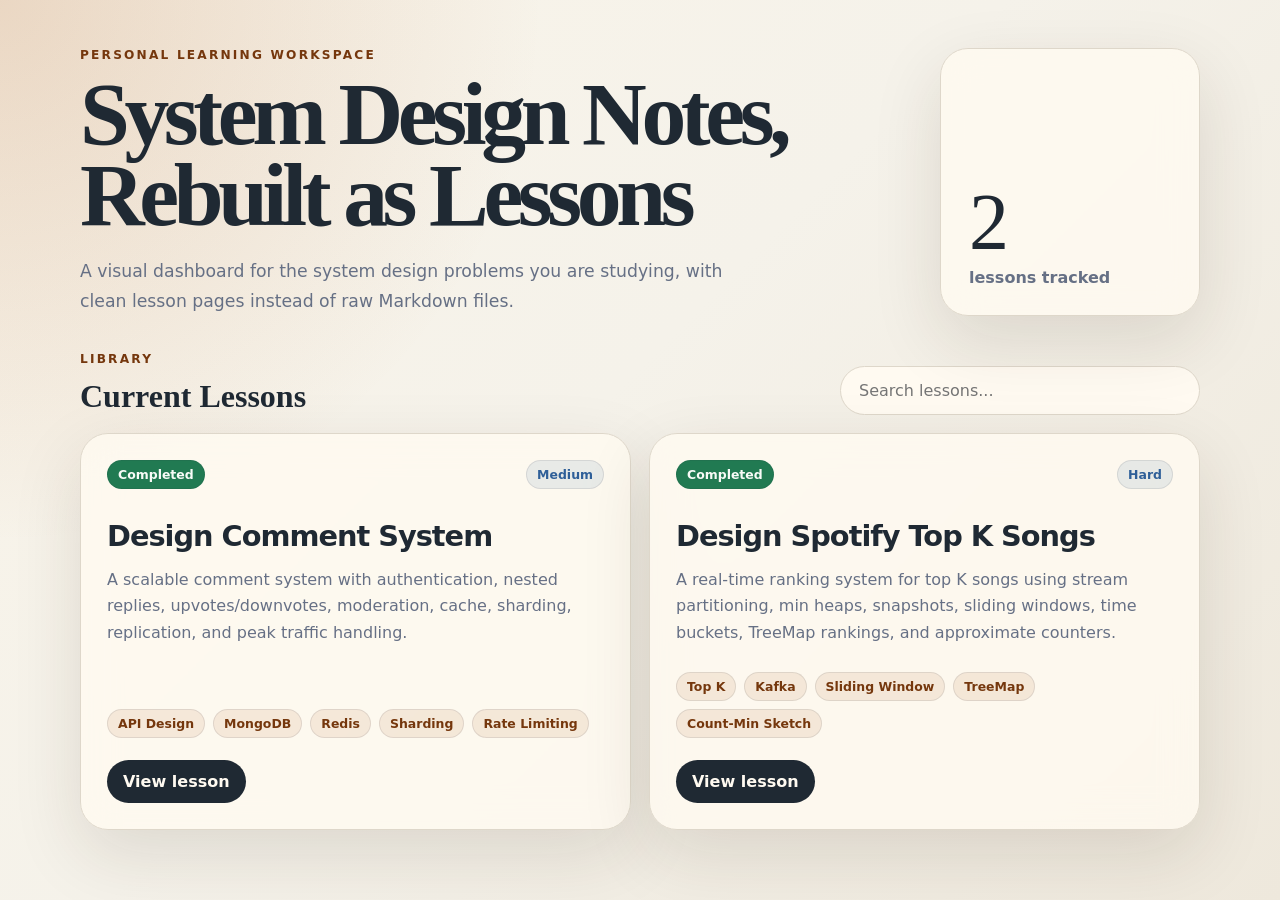
<file: UI/index.html>
<!doctype html>
<html lang="en">
  <head>
    <meta charset="UTF-8" />
    <meta name="viewport" content="width=device-width, initial-scale=1.0" />
    <title>System Design Learning Portal</title>
    <link rel="stylesheet" href="styles.css" />
  </head>
  <body>
    <main class="shell">
      <section class="hero">
        <div>
          <p class="eyebrow">Personal learning workspace</p>
          <h1>System Design Notes, Rebuilt as Lessons</h1>
          <p class="hero-copy">
            A visual dashboard for the system design problems you are studying, with clean lesson pages instead of raw Markdown files.
          </p>
        </div>
        <div class="hero-panel">
          <span class="metric-value" id="lesson-count">0</span>
          <span class="metric-label">lessons tracked</span>
        </div>
      </section>

      <section class="toolbar" aria-label="Lesson filters">
        <div>
          <p class="section-kicker">Library</p>
          <h2>Current Lessons</h2>
        </div>
        <input id="search-input" type="search" placeholder="Search lessons..." aria-label="Search lessons" />
      </section>

      <section class="lesson-grid" id="lesson-grid" aria-live="polite"></section>
    </main>

    <script src="app.js"></script>
  </body>
</html>
</file>
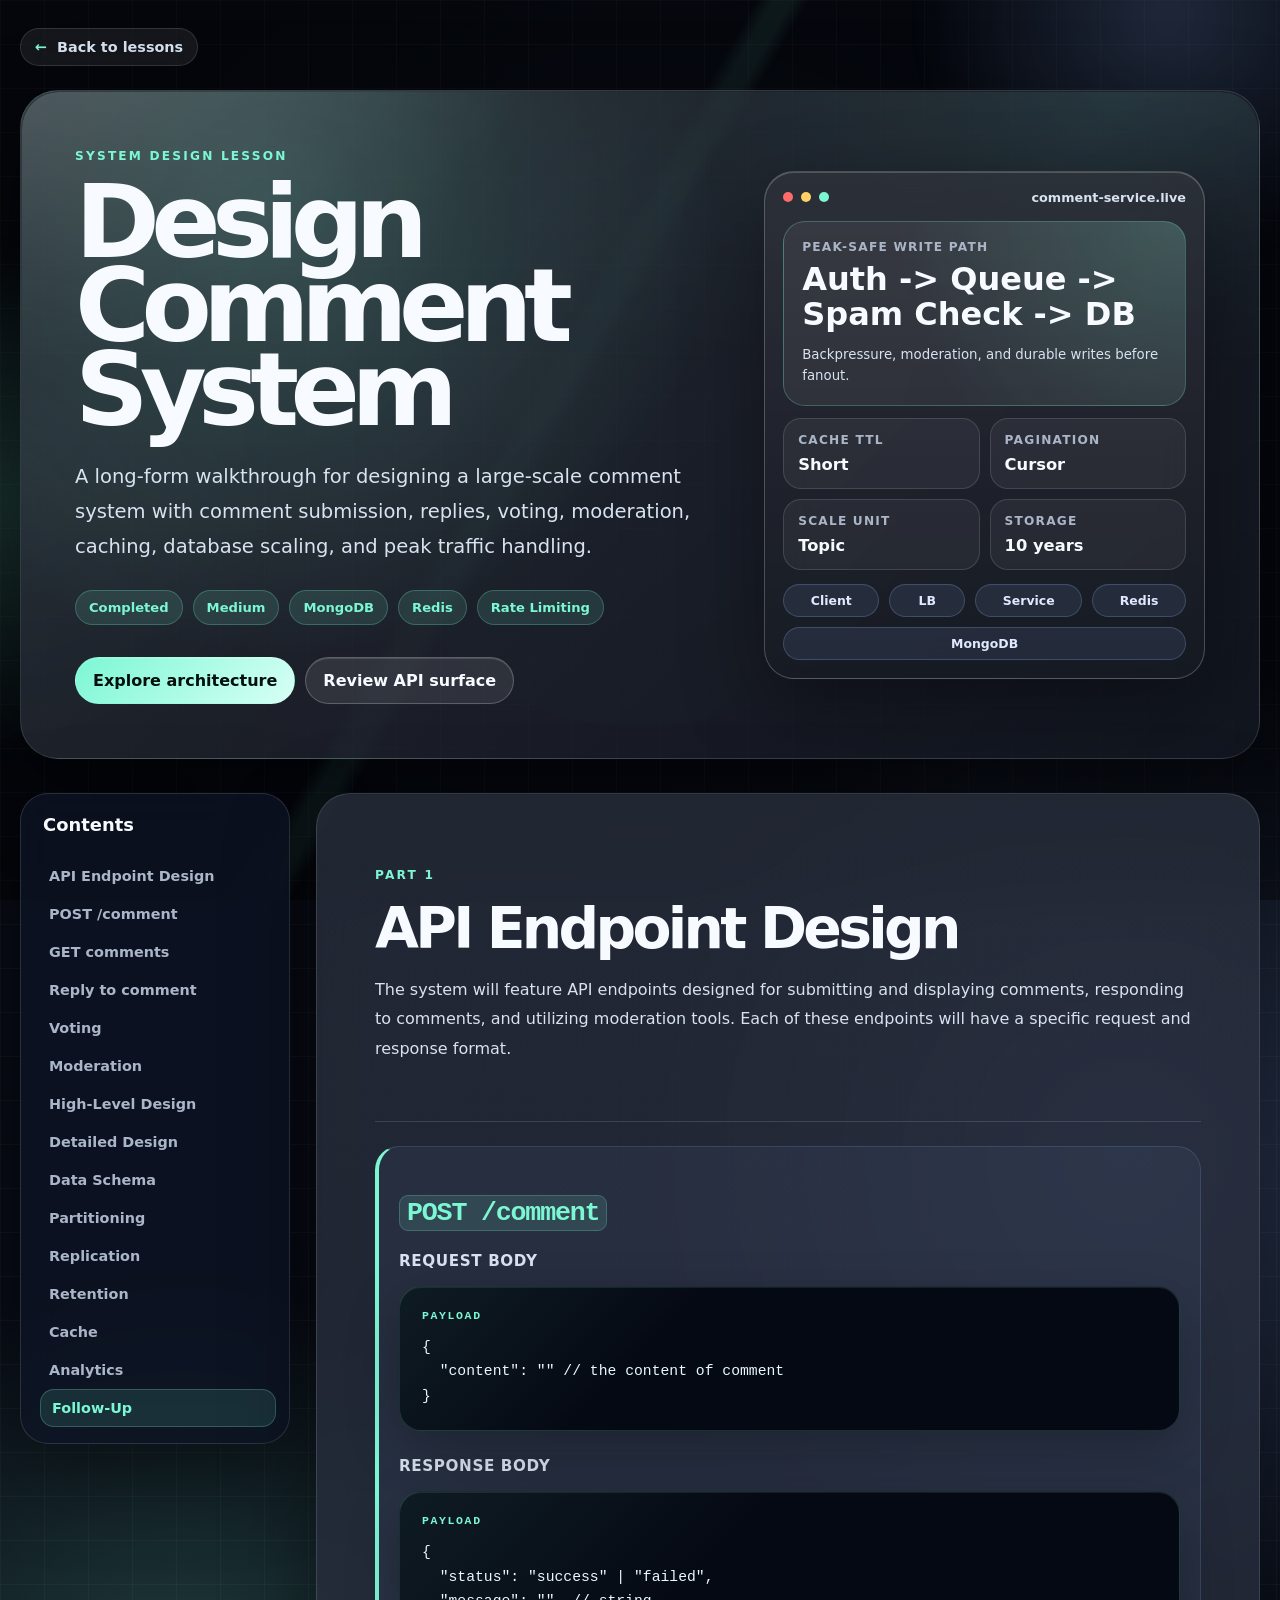
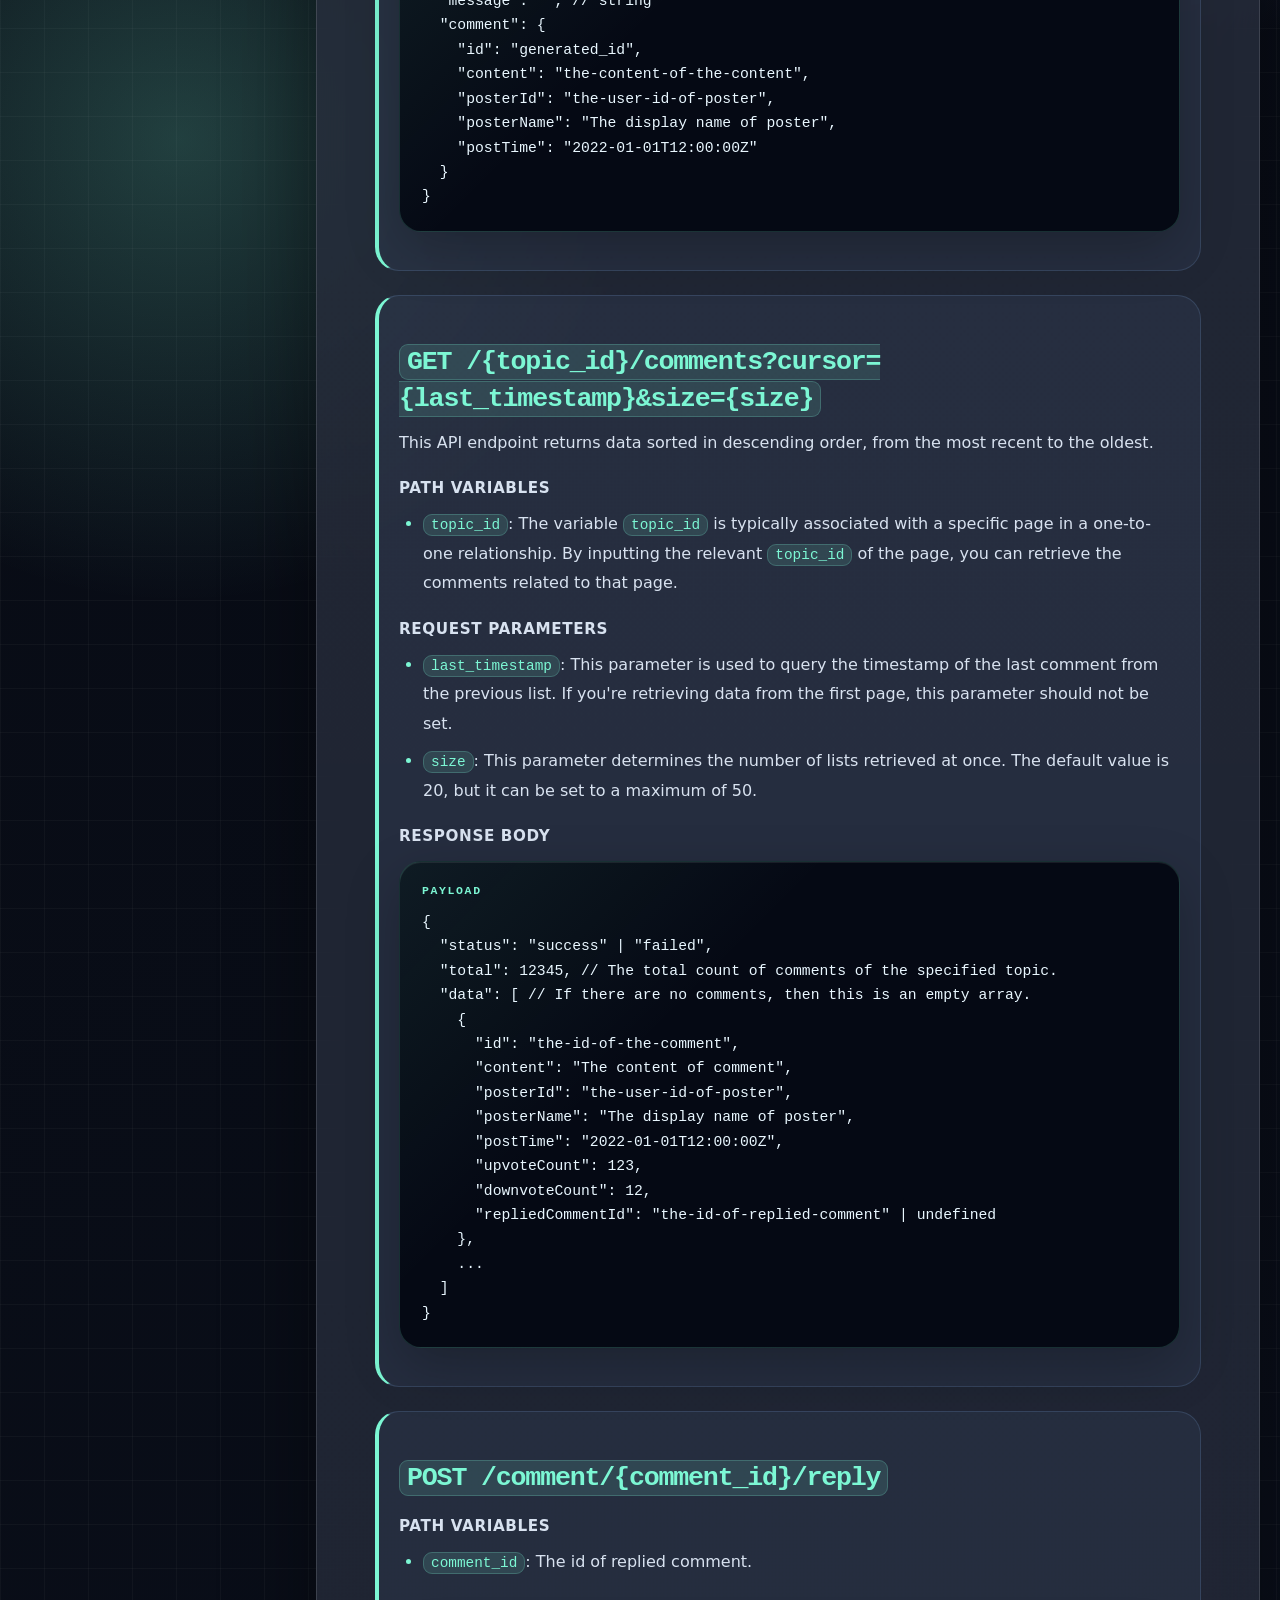
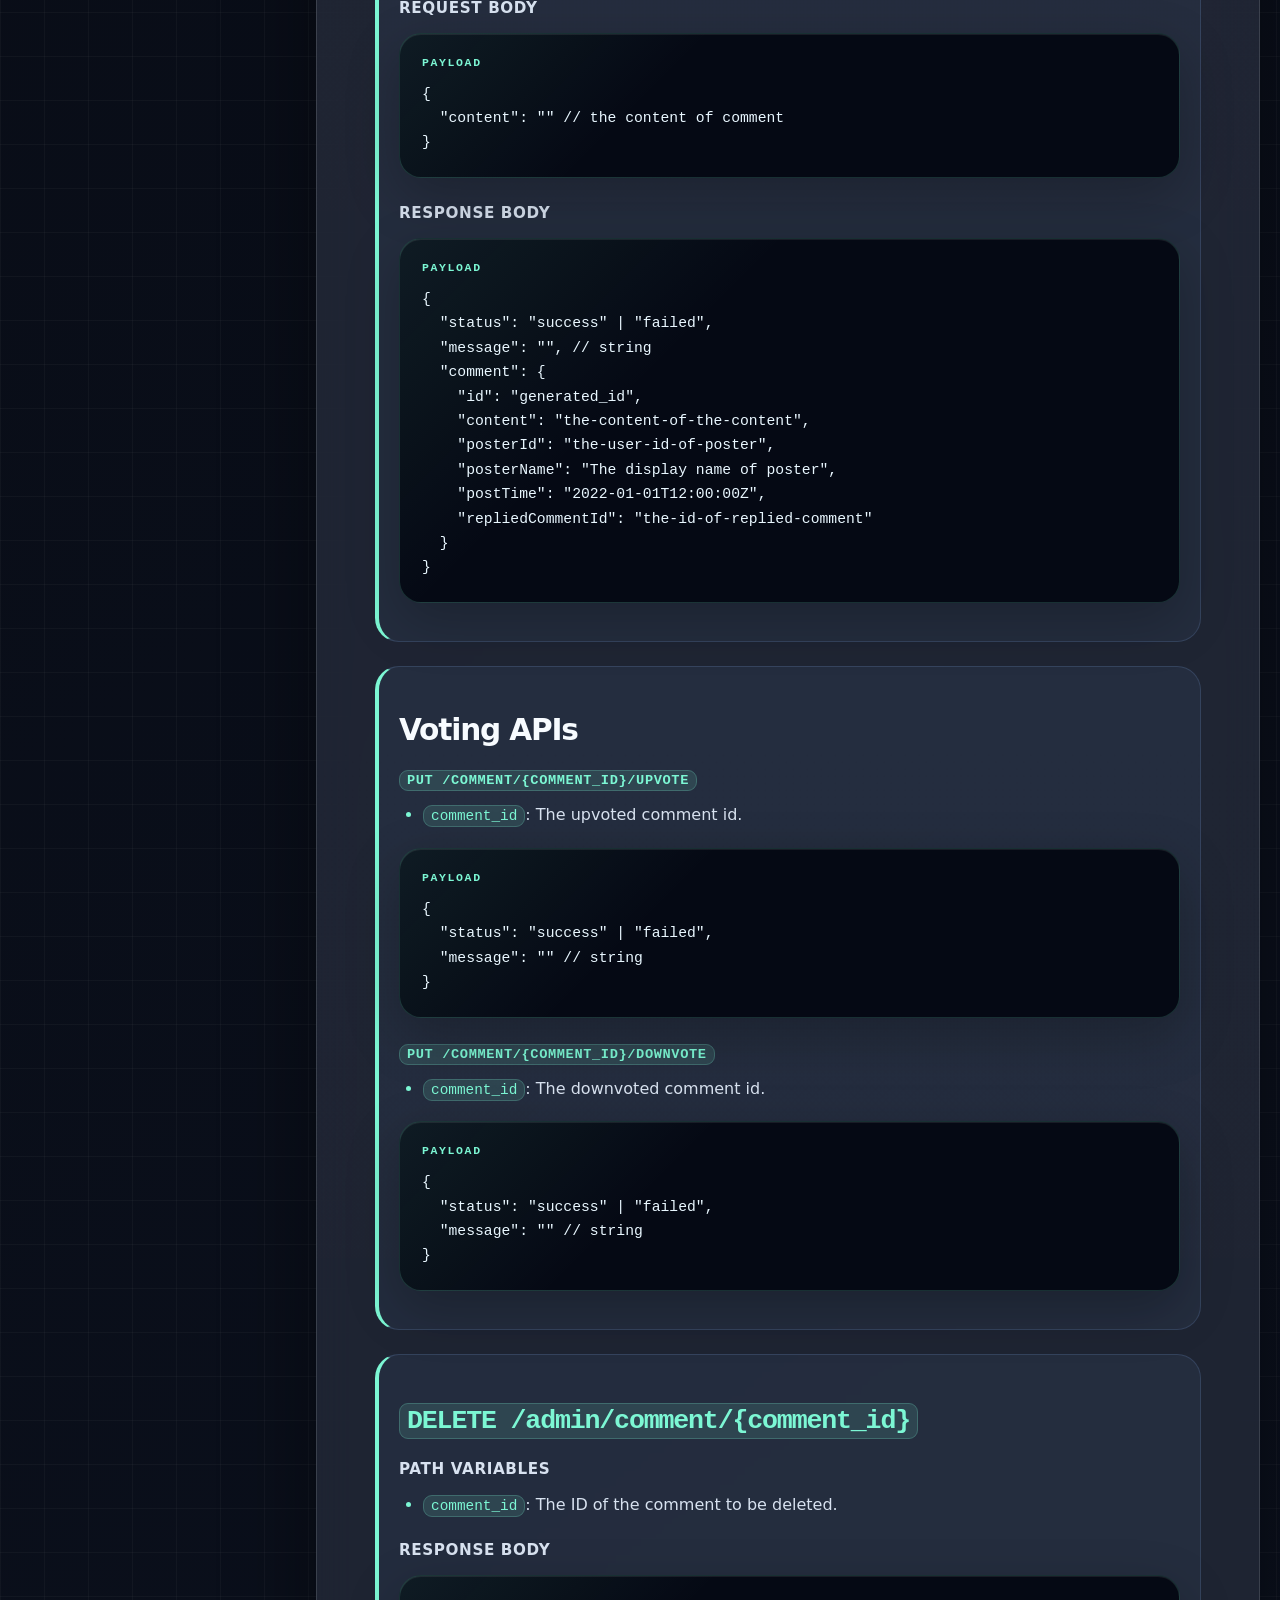
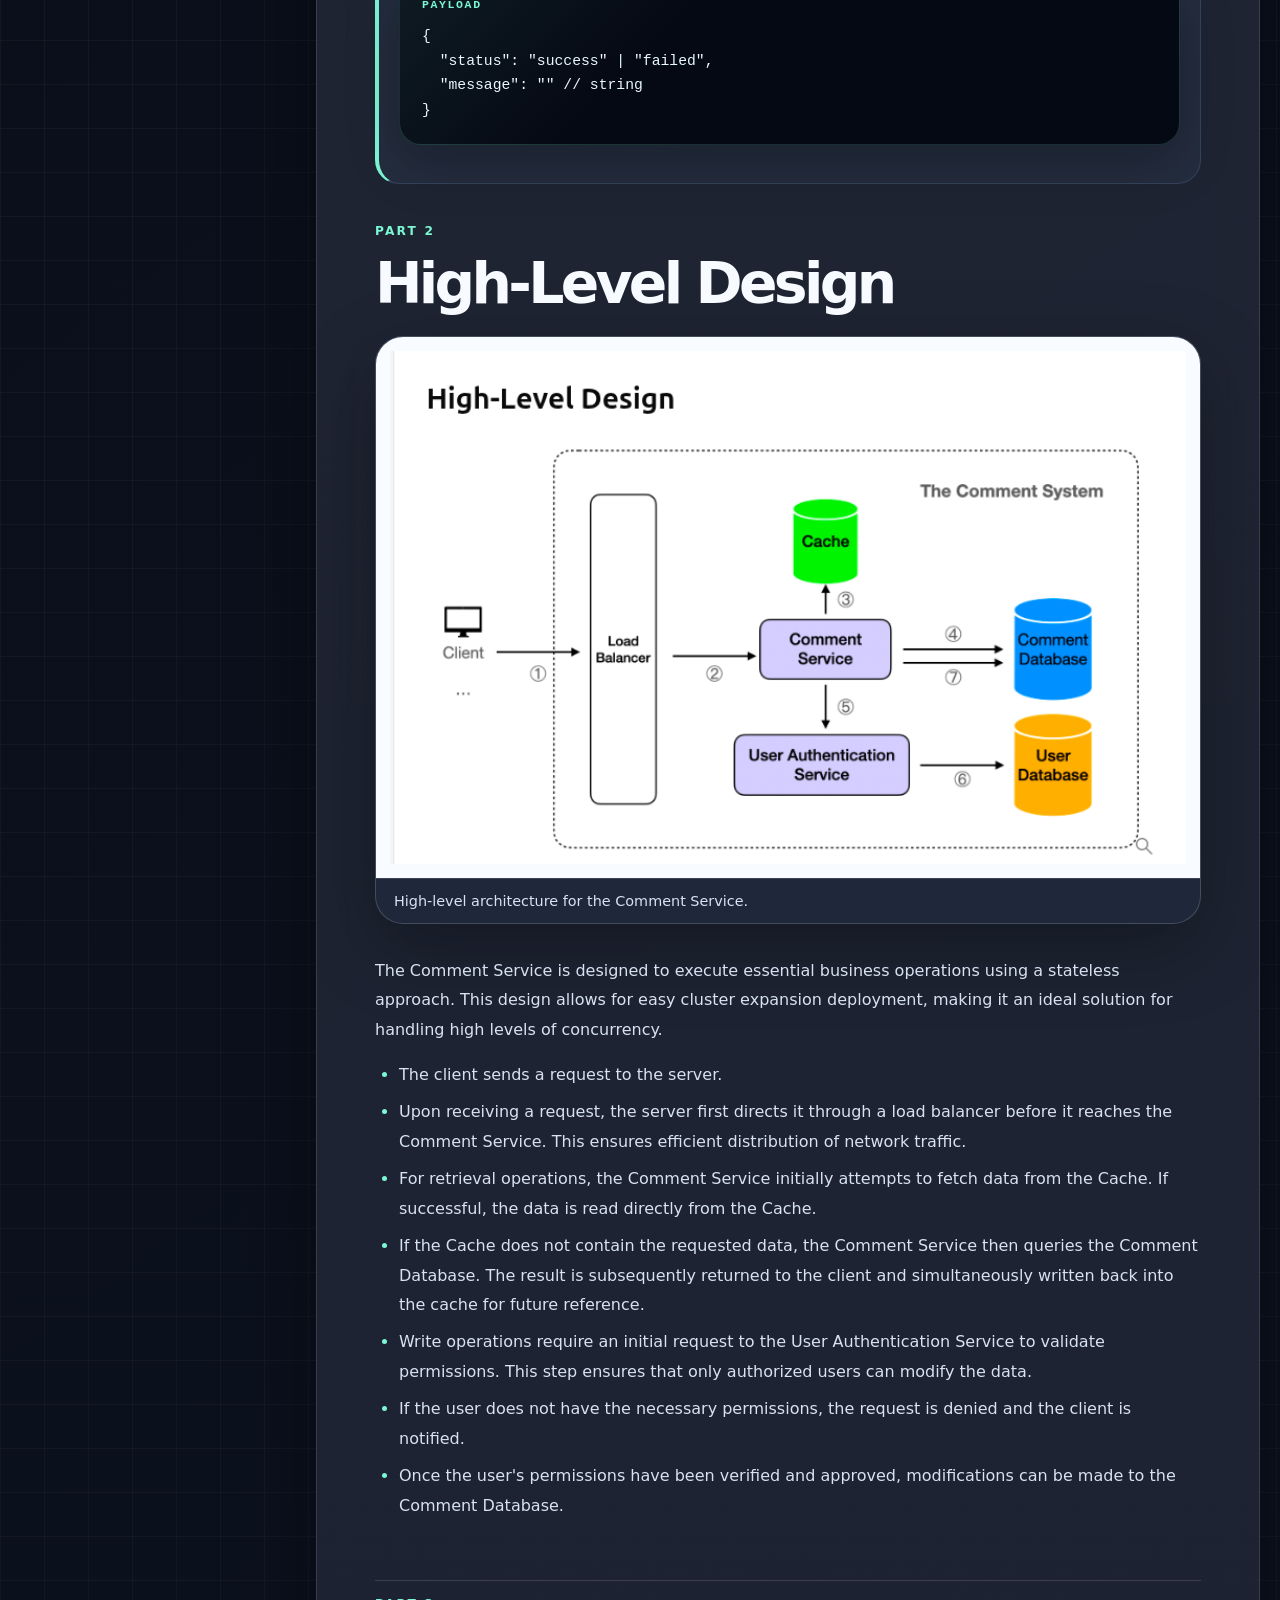
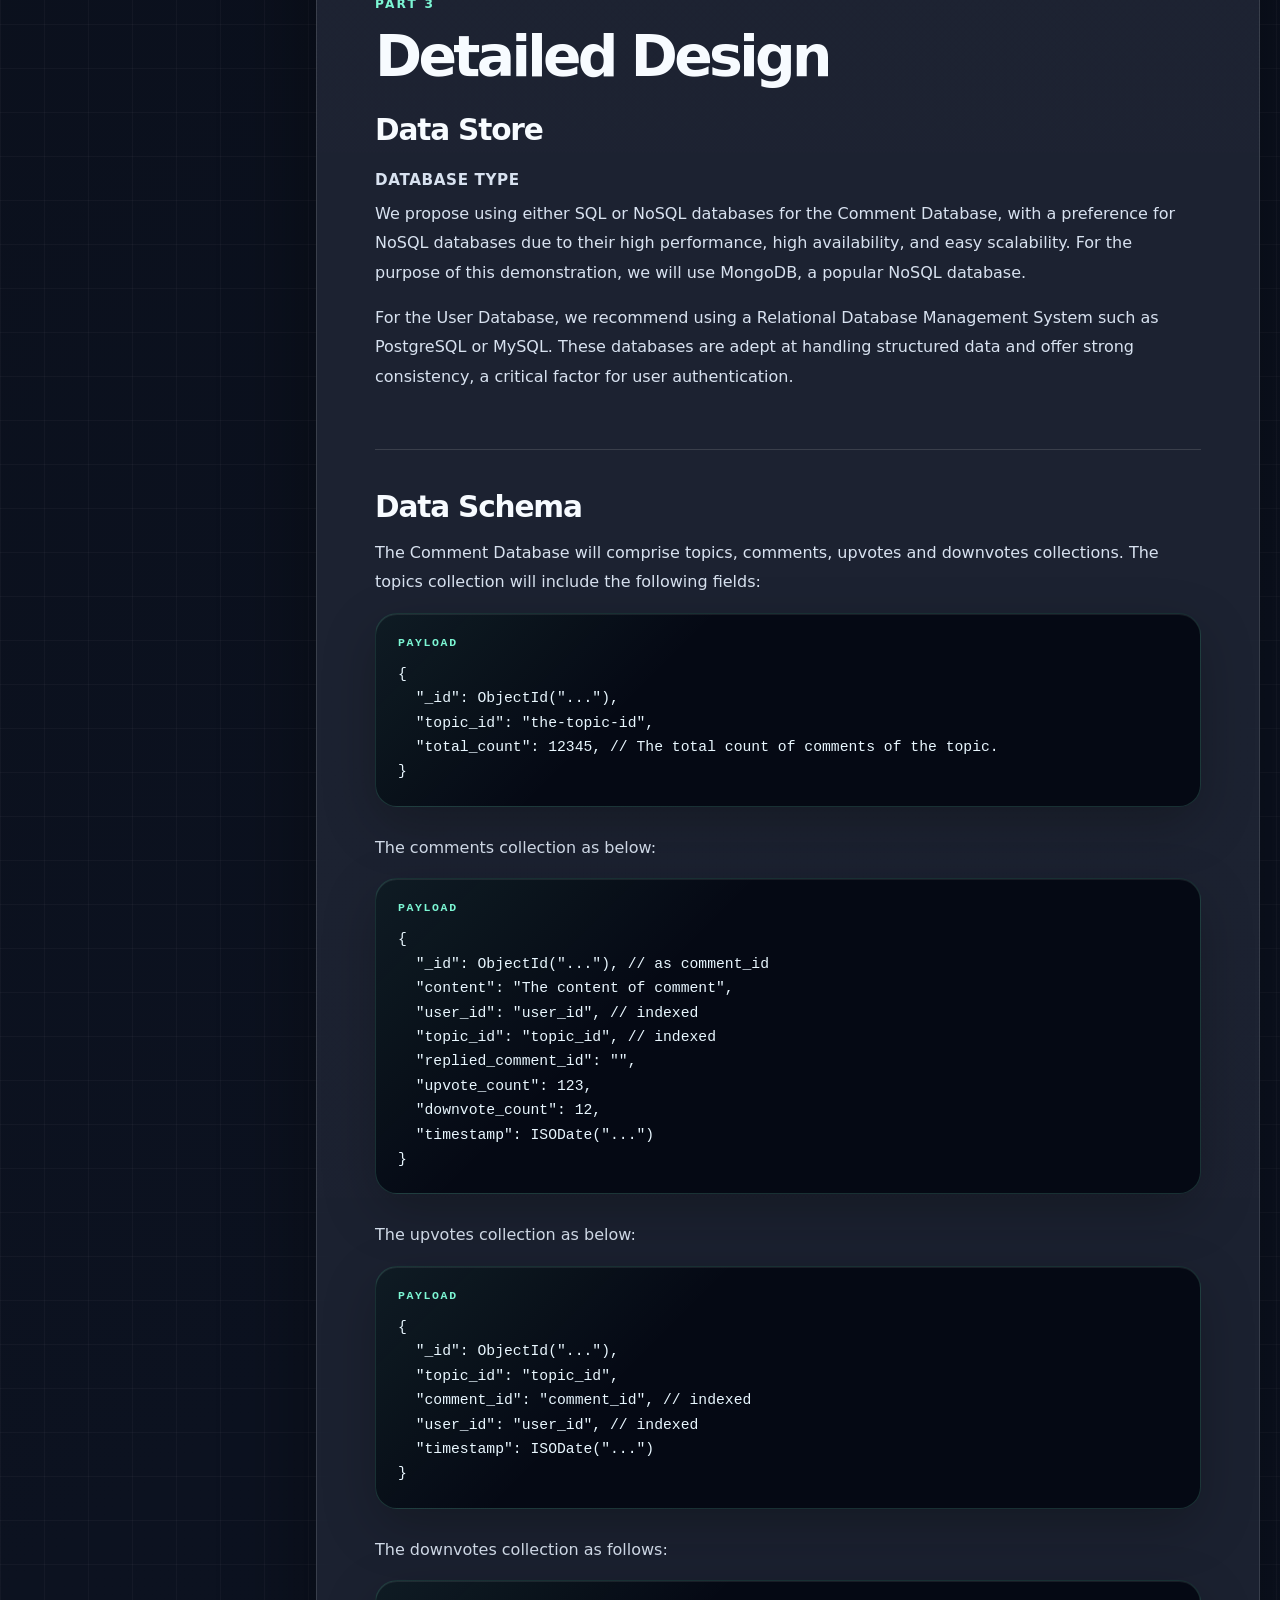
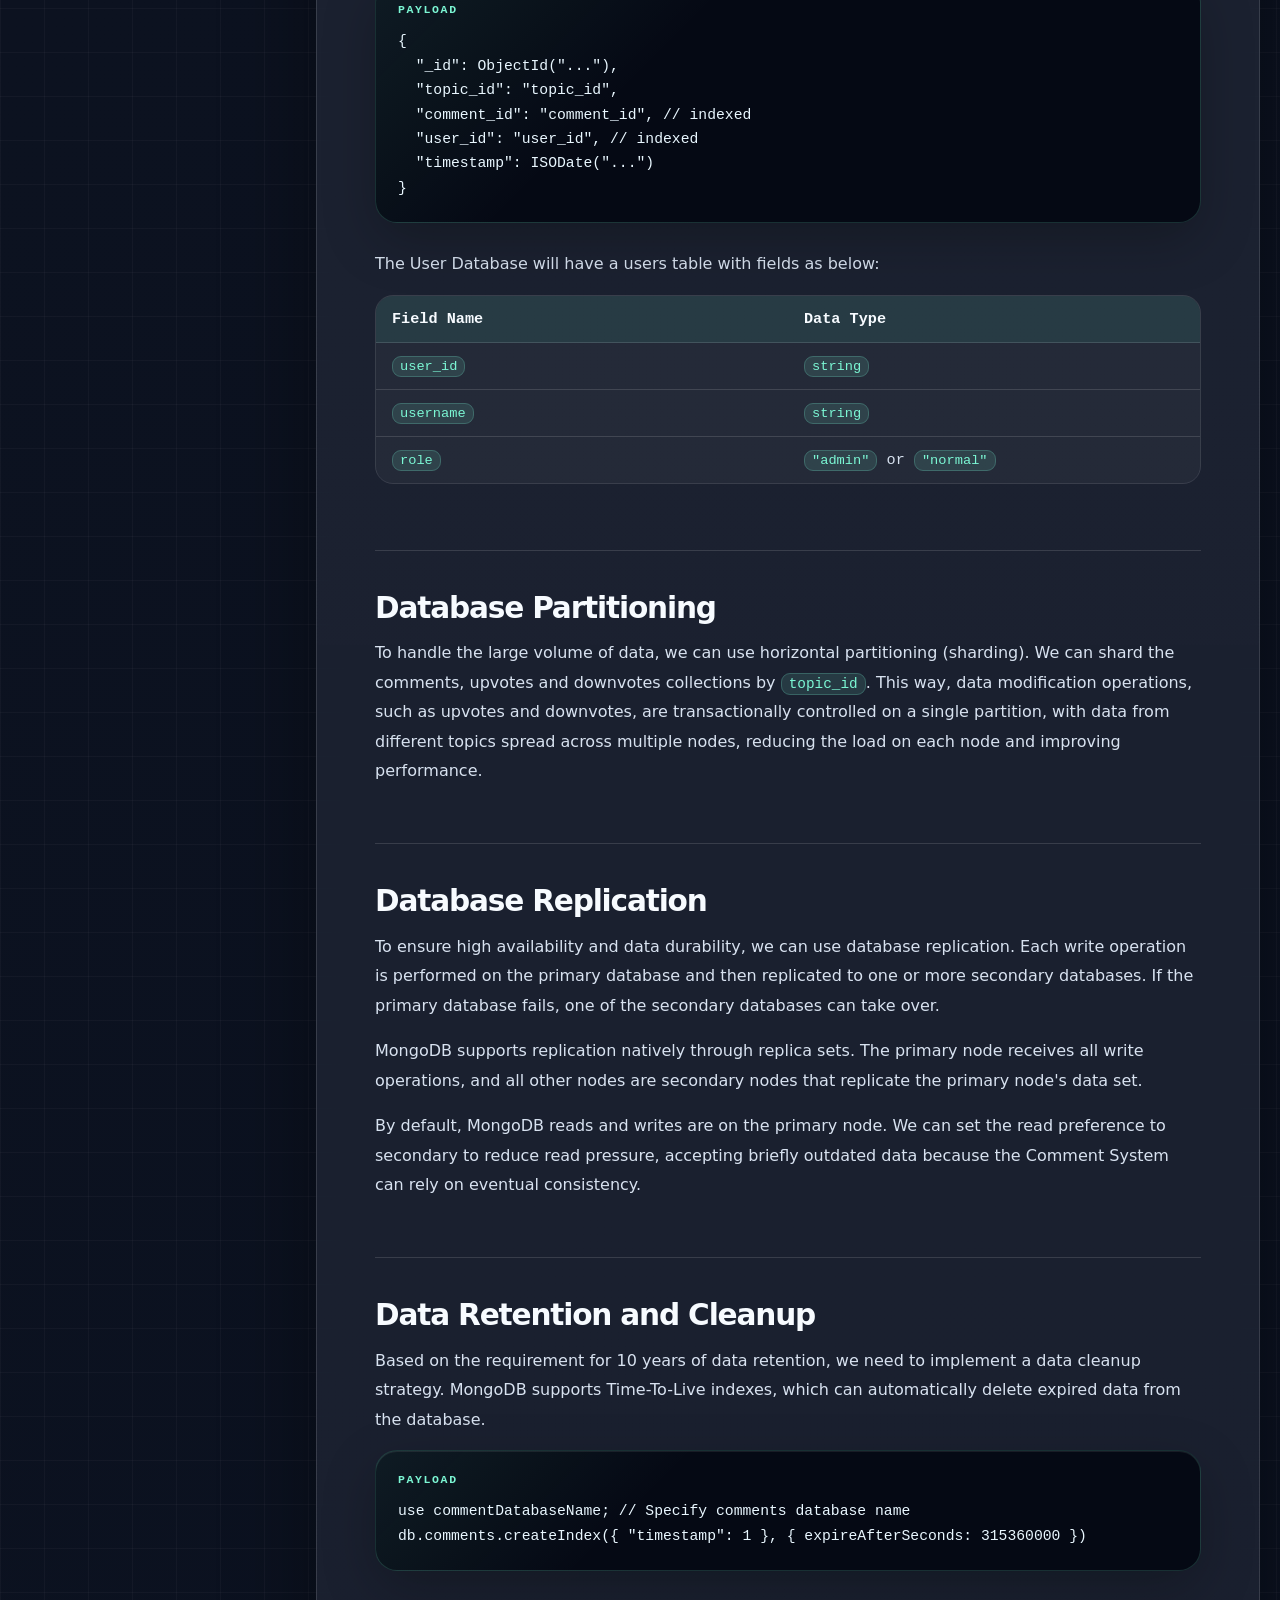
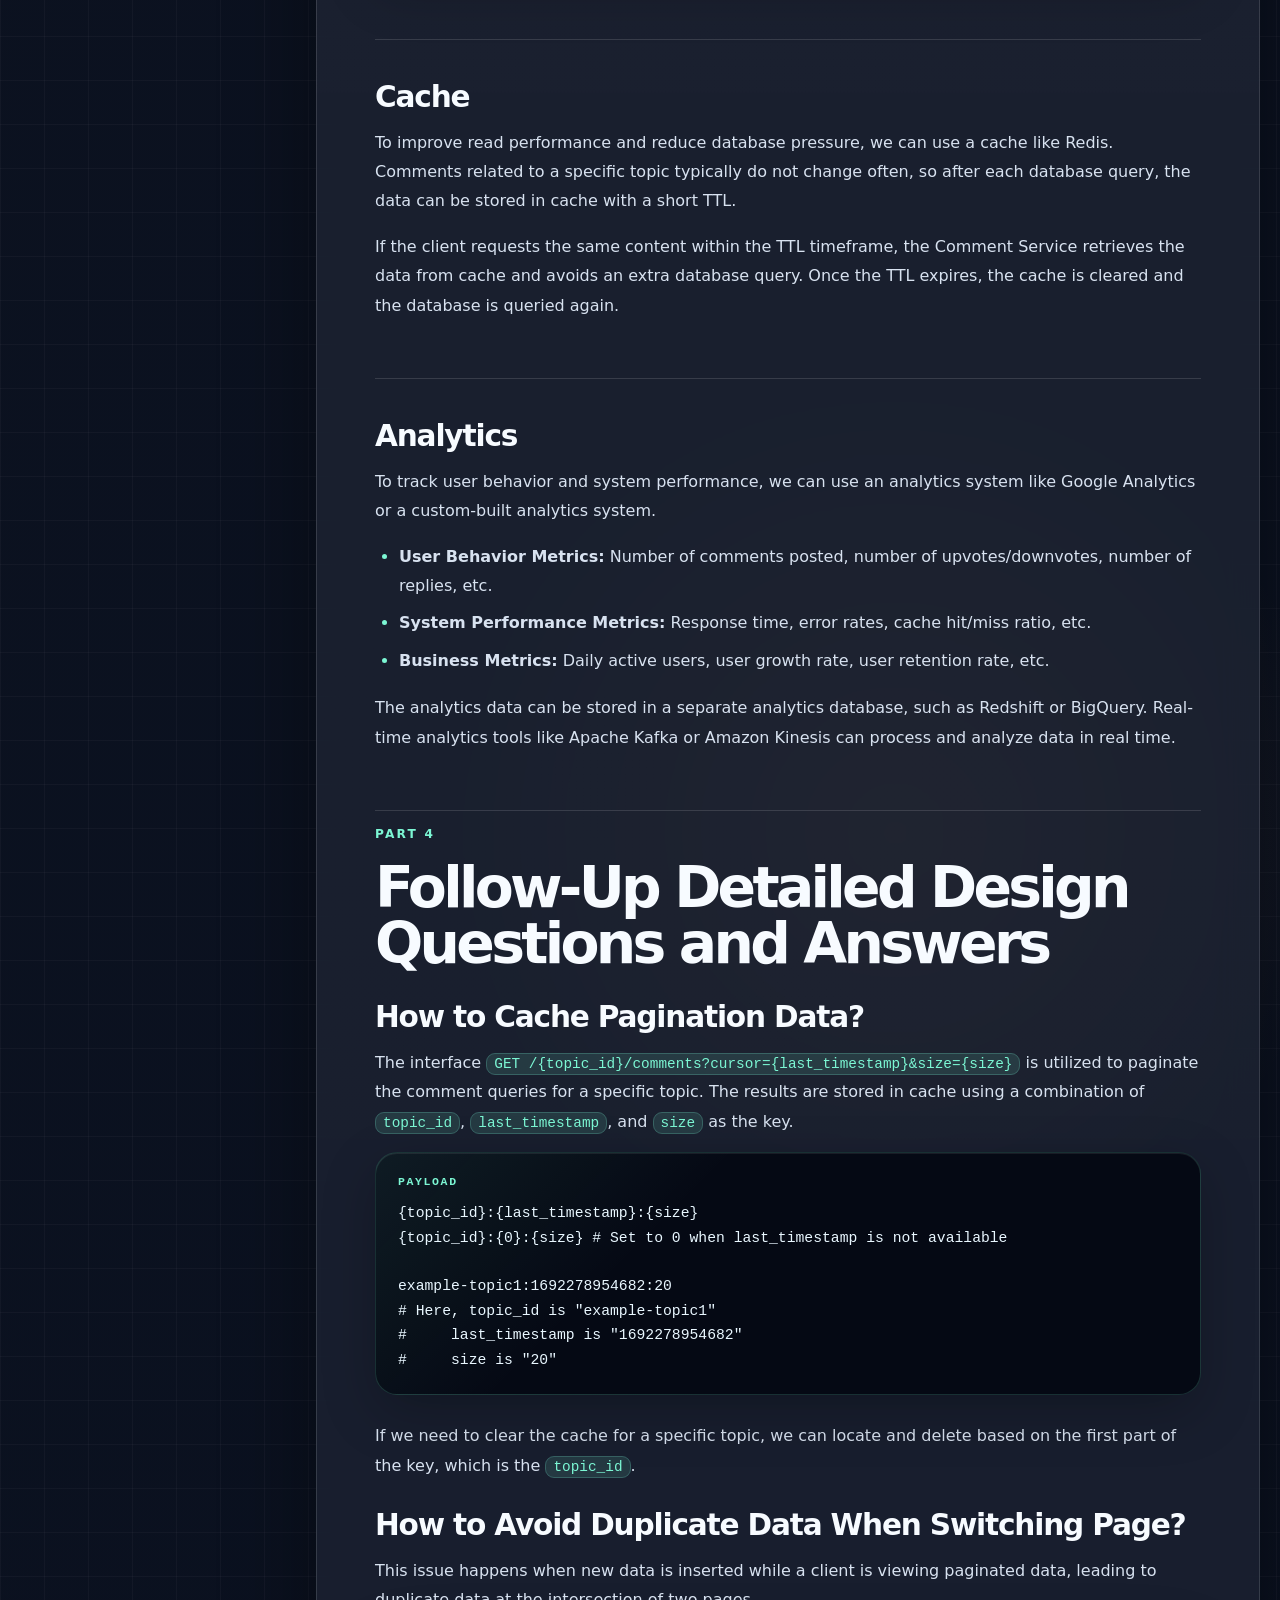
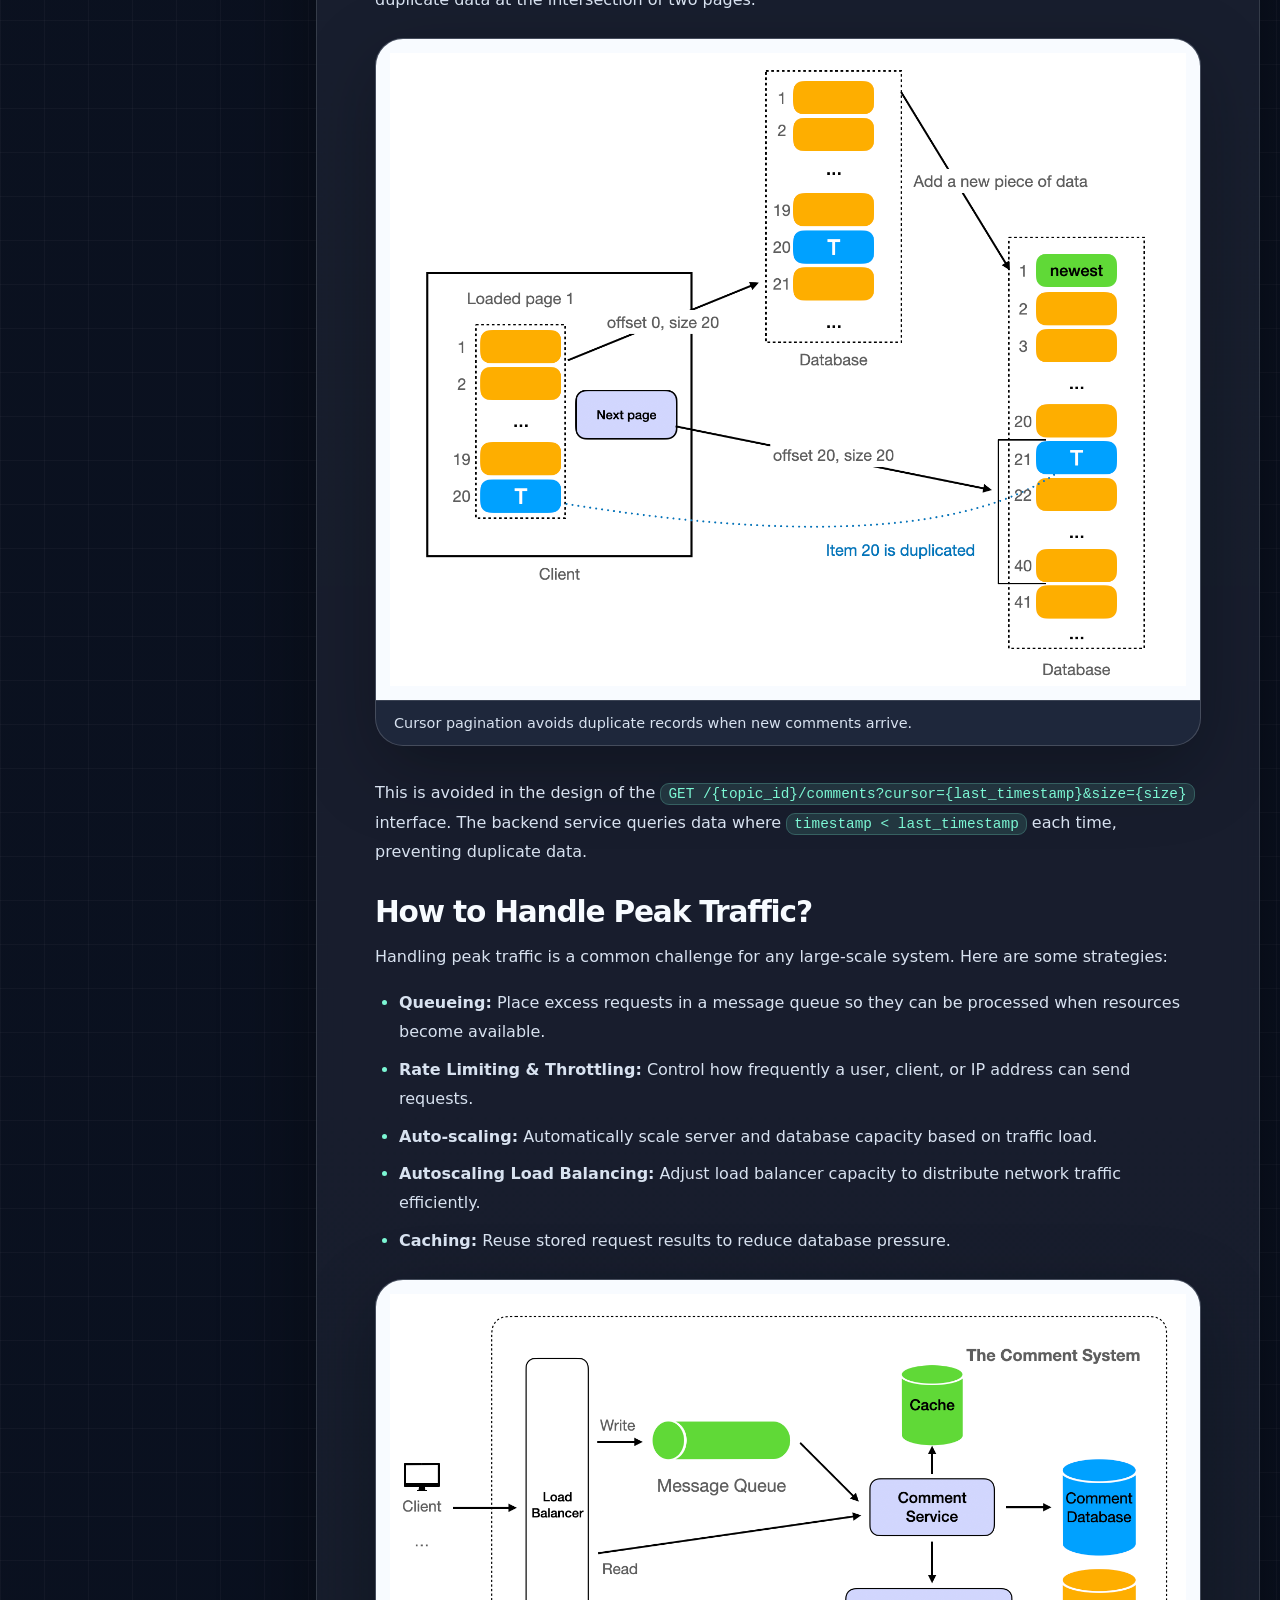
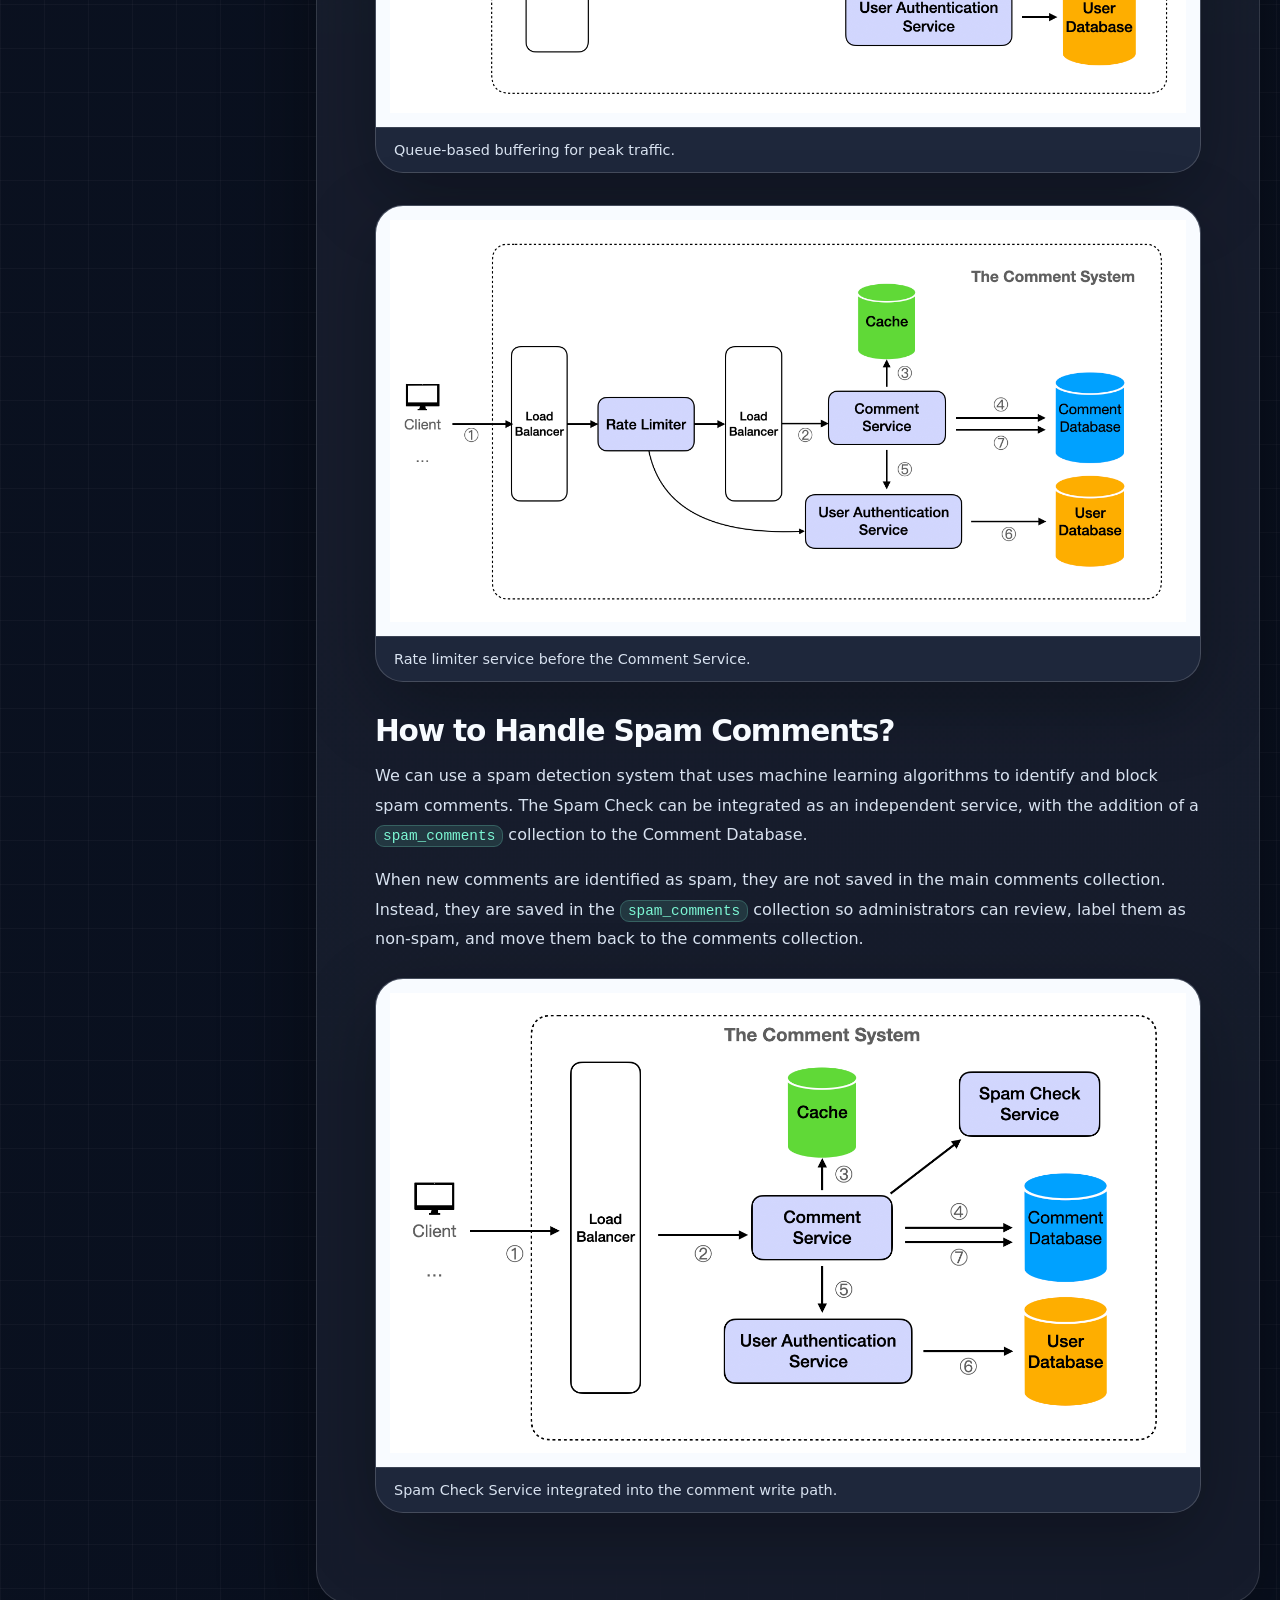
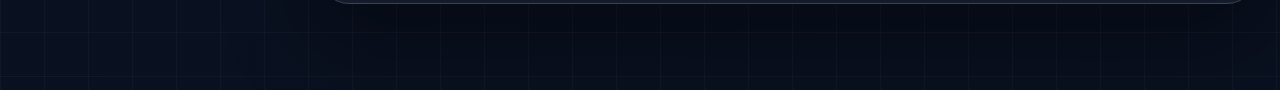
<file: UI/lessons/design-comment-system/index.html>
<!doctype html>
<html lang="en">
  <head>
    <meta charset="UTF-8" />
    <meta name="viewport" content="width=device-width, initial-scale=1.0" />
    <title>Design Comment System</title>
    <link rel="stylesheet" href="styles.css" />
  </head>
  <body>
    <div class="ambient ambient-one" aria-hidden="true"></div>
    <div class="ambient ambient-two" aria-hidden="true"></div>
    <div class="scroll-progress" aria-hidden="true"></div>
    <main class="page-shell">
      <a class="back-link" href="../../index.html">Back to lessons</a>

      <header class="article-hero">
        <div class="hero-content">
          <p class="eyebrow">System design lesson</p>
          <h1>Design Comment System</h1>
          <p class="hero-copy">
            A long-form walkthrough for designing a large-scale comment system with comment submission, replies, voting, moderation, caching, database scaling, and peak traffic handling.
          </p>
          <div class="meta-row">
            <span>Completed</span>
            <span>Medium</span>
            <span>MongoDB</span>
            <span>Redis</span>
            <span>Rate Limiting</span>
          </div>
          <div class="hero-actions" aria-label="Lesson highlights">
            <a href="#high-level-design">Explore architecture</a>
            <a href="#api-design">Review API surface</a>
          </div>
        </div>

        <div class="hero-console" aria-label="Comment system capability overview">
          <div class="console-topbar">
            <span></span><span></span><span></span>
            <strong>comment-service.live</strong>
          </div>
          <div class="signal-card primary-signal">
            <span class="signal-label">Peak-safe write path</span>
            <strong>Auth -> Queue -> Spam Check -> DB</strong>
            <small>Backpressure, moderation, and durable writes before fanout.</small>
          </div>
          <div class="metric-grid">
            <div>
              <span>Cache TTL</span>
              <strong>Short</strong>
            </div>
            <div>
              <span>Pagination</span>
              <strong>Cursor</strong>
            </div>
            <div>
              <span>Scale Unit</span>
              <strong>Topic</strong>
            </div>
            <div>
              <span>Storage</span>
              <strong>10 years</strong>
            </div>
          </div>
          <div class="flow-strip" aria-hidden="true">
            <span>Client</span>
            <span>LB</span>
            <span>Service</span>
            <span>Redis</span>
            <span>MongoDB</span>
          </div>
        </div>
      </header>

      <div class="article-layout">
        <aside class="toc" aria-label="Table of contents">
          <strong>Contents</strong>
          <a href="#api-design">API Endpoint Design</a>
          <a href="#post-comment">POST /comment</a>
          <a href="#get-comments">GET comments</a>
          <a href="#reply-comment">Reply to comment</a>
          <a href="#vote-comment">Voting</a>
          <a href="#moderation">Moderation</a>
          <a href="#high-level-design">High-Level Design</a>
          <a href="#detailed-design">Detailed Design</a>
          <a href="#data-schema">Data Schema</a>
          <a href="#partitioning">Partitioning</a>
          <a href="#replication">Replication</a>
          <a href="#retention">Retention</a>
          <a href="#cache">Cache</a>
          <a href="#analytics">Analytics</a>
          <a href="#follow-up">Follow-Up</a>
        </aside>

        <article class="post">
          <section id="api-design" class="post-section">
            <p class="section-label">Part 1</p>
            <h2>API Endpoint Design</h2>
            <p>
              The system will feature API endpoints designed for submitting and displaying comments, responding to comments, and utilizing moderation tools. Each of these endpoints will have a specific request and response format.
            </p>
          </section>

          <section id="post-comment" class="post-section endpoint-section">
            <h3><code>POST /comment</code></h3>
            <h4>Request Body</h4>
            <pre><code>{
  "content": "" // the content of comment
}</code></pre>
            <h4>Response Body</h4>
            <pre><code>{
  "status": "success" | "failed",
  "message": "", // string
  "comment": {
    "id": "generated_id",
    "content": "the-content-of-the-content",
    "posterId": "the-user-id-of-poster",
    "posterName": "The display name of poster",
    "postTime": "2022-01-01T12:00:00Z"
  }
}</code></pre>
          </section>

          <section id="get-comments" class="post-section endpoint-section">
            <h3><code>GET /{topic_id}/comments?cursor={last_timestamp}&amp;size={size}</code></h3>
            <p>This API endpoint returns data sorted in descending order, from the most recent to the oldest.</p>
            <h4>Path Variables</h4>
            <ul>
              <li><code>topic_id</code>: The variable <code>topic_id</code> is typically associated with a specific page in a one-to-one relationship. By inputting the relevant <code>topic_id</code> of the page, you can retrieve the comments related to that page.</li>
            </ul>
            <h4>Request Parameters</h4>
            <ul>
              <li><code>last_timestamp</code>: This parameter is used to query the timestamp of the last comment from the previous list. If you're retrieving data from the first page, this parameter should not be set.</li>
              <li><code>size</code>: This parameter determines the number of lists retrieved at once. The default value is 20, but it can be set to a maximum of 50.</li>
            </ul>
            <h4>Response Body</h4>
            <pre><code>{
  "status": "success" | "failed",
  "total": 12345, // The total count of comments of the specified topic.
  "data": [ // If there are no comments, then this is an empty array.
    {
      "id": "the-id-of-the-comment",
      "content": "The content of comment",
      "posterId": "the-user-id-of-poster",
      "posterName": "The display name of poster",
      "postTime": "2022-01-01T12:00:00Z",
      "upvoteCount": 123,
      "downvoteCount": 12,
      "repliedCommentId": "the-id-of-replied-comment" | undefined
    },
    ...
  ]
}</code></pre>
          </section>

          <section id="reply-comment" class="post-section endpoint-section">
            <h3><code>POST /comment/{comment_id}/reply</code></h3>
            <h4>Path Variables</h4>
            <ul>
              <li><code>comment_id</code>: The id of replied comment.</li>
            </ul>
            <h4>Request Body</h4>
            <pre><code>{
  "content": "" // the content of comment
}</code></pre>
            <h4>Response Body</h4>
            <pre><code>{
  "status": "success" | "failed",
  "message": "", // string
  "comment": {
    "id": "generated_id",
    "content": "the-content-of-the-content",
    "posterId": "the-user-id-of-poster",
    "posterName": "The display name of poster",
    "postTime": "2022-01-01T12:00:00Z",
    "repliedCommentId": "the-id-of-replied-comment"
  }
}</code></pre>
          </section>

          <section id="vote-comment" class="post-section endpoint-section">
            <h3>Voting APIs</h3>
            <h4><code>PUT /comment/{comment_id}/upvote</code></h4>
            <ul>
              <li><code>comment_id</code>: The upvoted comment id.</li>
            </ul>
            <pre><code>{
  "status": "success" | "failed",
  "message": "" // string
}</code></pre>
            <h4><code>PUT /comment/{comment_id}/downvote</code></h4>
            <ul>
              <li><code>comment_id</code>: The downvoted comment id.</li>
            </ul>
            <pre><code>{
  "status": "success" | "failed",
  "message": "" // string
}</code></pre>
          </section>

          <section id="moderation" class="post-section endpoint-section">
            <h3><code>DELETE /admin/comment/{comment_id}</code></h3>
            <h4>Path Variables</h4>
            <ul>
              <li><code>comment_id</code>: The ID of the comment to be deleted.</li>
            </ul>
            <h4>Response Body</h4>
            <pre><code>{
  "status": "success" | "failed",
  "message": "" // string
}</code></pre>
          </section>

          <section id="high-level-design" class="post-section">
            <p class="section-label">Part 2</p>
            <h2>High-Level Design</h2>
            <figure>
              <img src="../../../Design%20Comment%20System/assets/highleveldesign.png" alt="High-level comment system design" />
              <figcaption>High-level architecture for the Comment Service.</figcaption>
            </figure>
            <p>
              The Comment Service is designed to execute essential business operations using a stateless approach. This design allows for easy cluster expansion deployment, making it an ideal solution for handling high levels of concurrency.
            </p>
            <ul>
              <li>The client sends a request to the server.</li>
              <li>Upon receiving a request, the server first directs it through a load balancer before it reaches the Comment Service. This ensures efficient distribution of network traffic.</li>
              <li>For retrieval operations, the Comment Service initially attempts to fetch data from the Cache. If successful, the data is read directly from the Cache.</li>
              <li>If the Cache does not contain the requested data, the Comment Service then queries the Comment Database. The result is subsequently returned to the client and simultaneously written back into the cache for future reference.</li>
              <li>Write operations require an initial request to the User Authentication Service to validate permissions. This step ensures that only authorized users can modify the data.</li>
              <li>If the user does not have the necessary permissions, the request is denied and the client is notified.</li>
              <li>Once the user's permissions have been verified and approved, modifications can be made to the Comment Database.</li>
            </ul>
          </section>

          <section id="detailed-design" class="post-section">
            <p class="section-label">Part 3</p>
            <h2>Detailed Design</h2>
            <h3>Data Store</h3>
            <h4>Database Type</h4>
            <p>
              We propose using either SQL or NoSQL databases for the Comment Database, with a preference for NoSQL databases due to their high performance, high availability, and easy scalability. For the purpose of this demonstration, we will use MongoDB, a popular NoSQL database.
            </p>
            <p>
              For the User Database, we recommend using a Relational Database Management System such as PostgreSQL or MySQL. These databases are adept at handling structured data and offer strong consistency, a critical factor for user authentication.
            </p>
          </section>

          <section id="data-schema" class="post-section">
            <h3>Data Schema</h3>
            <p>The Comment Database will comprise topics, comments, upvotes and downvotes collections. The topics collection will include the following fields:</p>
            <pre><code>{
  "_id": ObjectId("..."),
  "topic_id": "the-topic-id",
  "total_count": 12345, // The total count of comments of the topic.
}</code></pre>
            <p>The comments collection as below:</p>
            <pre><code>{
  "_id": ObjectId("..."), // as comment_id
  "content": "The content of comment",
  "user_id": "user_id", // indexed
  "topic_id": "topic_id", // indexed
  "replied_comment_id": "",
  "upvote_count": 123,
  "downvote_count": 12,
  "timestamp": ISODate("...")
}</code></pre>
            <p>The upvotes collection as below:</p>
            <pre><code>{
  "_id": ObjectId("..."),
  "topic_id": "topic_id",
  "comment_id": "comment_id", // indexed
  "user_id": "user_id", // indexed
  "timestamp": ISODate("...")
}</code></pre>
            <p>The downvotes collection as follows:</p>
            <pre><code>{
  "_id": ObjectId("..."),
  "topic_id": "topic_id",
  "comment_id": "comment_id", // indexed
  "user_id": "user_id", // indexed
  "timestamp": ISODate("...")
}</code></pre>
            <p>The User Database will have a users table with fields as below:</p>
            <table>
              <thead>
                <tr><th>Field Name</th><th>Data Type</th></tr>
              </thead>
              <tbody>
                <tr><td><code>user_id</code></td><td><code>string</code></td></tr>
                <tr><td><code>username</code></td><td><code>string</code></td></tr>
                <tr><td><code>role</code></td><td><code>"admin"</code> or <code>"normal"</code></td></tr>
              </tbody>
            </table>
          </section>

          <section id="partitioning" class="post-section">
            <h3>Database Partitioning</h3>
            <p>
              To handle the large volume of data, we can use horizontal partitioning (sharding). We can shard the comments, upvotes and downvotes collections by <code>topic_id</code>. This way, data modification operations, such as upvotes and downvotes, are transactionally controlled on a single partition, with data from different topics spread across multiple nodes, reducing the load on each node and improving performance.
            </p>
          </section>

          <section id="replication" class="post-section">
            <h3>Database Replication</h3>
            <p>
              To ensure high availability and data durability, we can use database replication. Each write operation is performed on the primary database and then replicated to one or more secondary databases. If the primary database fails, one of the secondary databases can take over.
            </p>
            <p>
              MongoDB supports replication natively through replica sets. The primary node receives all write operations, and all other nodes are secondary nodes that replicate the primary node's data set.
            </p>
            <p>
              By default, MongoDB reads and writes are on the primary node. We can set the read preference to secondary to reduce read pressure, accepting briefly outdated data because the Comment System can rely on eventual consistency.
            </p>
          </section>

          <section id="retention" class="post-section">
            <h3>Data Retention and Cleanup</h3>
            <p>
              Based on the requirement for 10 years of data retention, we need to implement a data cleanup strategy. MongoDB supports Time-To-Live indexes, which can automatically delete expired data from the database.
            </p>
            <pre><code>use commentDatabaseName; // Specify comments database name
db.comments.createIndex({ "timestamp": 1 }, { expireAfterSeconds: 315360000 })</code></pre>
          </section>

          <section id="cache" class="post-section">
            <h3>Cache</h3>
            <p>
              To improve read performance and reduce database pressure, we can use a cache like Redis. Comments related to a specific topic typically do not change often, so after each database query, the data can be stored in cache with a short TTL.
            </p>
            <p>
              If the client requests the same content within the TTL timeframe, the Comment Service retrieves the data from cache and avoids an extra database query. Once the TTL expires, the cache is cleared and the database is queried again.
            </p>
          </section>

          <section id="analytics" class="post-section">
            <h3>Analytics</h3>
            <p>To track user behavior and system performance, we can use an analytics system like Google Analytics or a custom-built analytics system.</p>
            <ul>
              <li><strong>User Behavior Metrics:</strong> Number of comments posted, number of upvotes/downvotes, number of replies, etc.</li>
              <li><strong>System Performance Metrics:</strong> Response time, error rates, cache hit/miss ratio, etc.</li>
              <li><strong>Business Metrics:</strong> Daily active users, user growth rate, user retention rate, etc.</li>
            </ul>
            <p>
              The analytics data can be stored in a separate analytics database, such as Redshift or BigQuery. Real-time analytics tools like Apache Kafka or Amazon Kinesis can process and analyze data in real time.
            </p>
          </section>

          <section id="follow-up" class="post-section">
            <p class="section-label">Part 4</p>
            <h2>Follow-Up Detailed Design Questions and Answers</h2>

            <h3>How to Cache Pagination Data?</h3>
            <p>
              The interface <code>GET /{topic_id}/comments?cursor={last_timestamp}&amp;size={size}</code> is utilized to paginate the comment queries for a specific topic. The results are stored in cache using a combination of <code>topic_id</code>, <code>last_timestamp</code>, and <code>size</code> as the key.
            </p>
            <pre><code>{topic_id}:{last_timestamp}:{size}
{topic_id}:{0}:{size} # Set to 0 when last_timestamp is not available

example-topic1:1692278954682:20
# Here, topic_id is "example-topic1"
#     last_timestamp is "1692278954682"
#     size is "20"</code></pre>
            <p>If we need to clear the cache for a specific topic, we can locate and delete based on the first part of the key, which is the <code>topic_id</code>.</p>

            <h3>How to Avoid Duplicate Data When Switching Page?</h3>
            <p>
              This issue happens when new data is inserted while a client is viewing paginated data, leading to duplicate data at the intersection of two pages.
            </p>
            <figure>
              <img src="../../../Design%20Comment%20System/assets/duplicated-item.png" alt="Duplicate item caused by offset pagination" />
              <figcaption>Cursor pagination avoids duplicate records when new comments arrive.</figcaption>
            </figure>
            <p>
              This is avoided in the design of the <code>GET /{topic_id}/comments?cursor={last_timestamp}&amp;size={size}</code> interface. The backend service queries data where <code>timestamp &lt; last_timestamp</code> each time, preventing duplicate data.
            </p>

            <h3>How to Handle Peak Traffic?</h3>
            <p>Handling peak traffic is a common challenge for any large-scale system. Here are some strategies:</p>
            <ul>
              <li><strong>Queueing:</strong> Place excess requests in a message queue so they can be processed when resources become available.</li>
              <li><strong>Rate Limiting &amp; Throttling:</strong> Control how frequently a user, client, or IP address can send requests.</li>
              <li><strong>Auto-scaling:</strong> Automatically scale server and database capacity based on traffic load.</li>
              <li><strong>Autoscaling Load Balancing:</strong> Adjust load balancer capacity to distribute network traffic efficiently.</li>
              <li><strong>Caching:</strong> Reuse stored request results to reduce database pressure.</li>
            </ul>
            <figure>
              <img src="../../../Design%20Comment%20System/assets/diagram-using-mq.png" alt="Message queue design" />
              <figcaption>Queue-based buffering for peak traffic.</figcaption>
            </figure>
            <figure>
              <img src="../../../Design%20Comment%20System/assets/diagram-with-rate-limiting.png" alt="Rate limiting design" />
              <figcaption>Rate limiter service before the Comment Service.</figcaption>
            </figure>

            <h3>How to Handle Spam Comments?</h3>
            <p>
              We can use a spam detection system that uses machine learning algorithms to identify and block spam comments. The Spam Check can be integrated as an independent service, with the addition of a <code>spam_comments</code> collection to the Comment Database.
            </p>
            <p>
              When new comments are identified as spam, they are not saved in the main comments collection. Instead, they are saved in the <code>spam_comments</code> collection so administrators can review, label them as non-spam, and move them back to the comments collection.
            </p>
            <figure>
              <img src="../../../Design%20Comment%20System/assets/diagram-with-spam-check.png" alt="Spam check design" />
              <figcaption>Spam Check Service integrated into the comment write path.</figcaption>
            </figure>
          </section>
        </article>
      </div>
    </main>

    <script src="script.js"></script>
  </body>
</html>
</file>
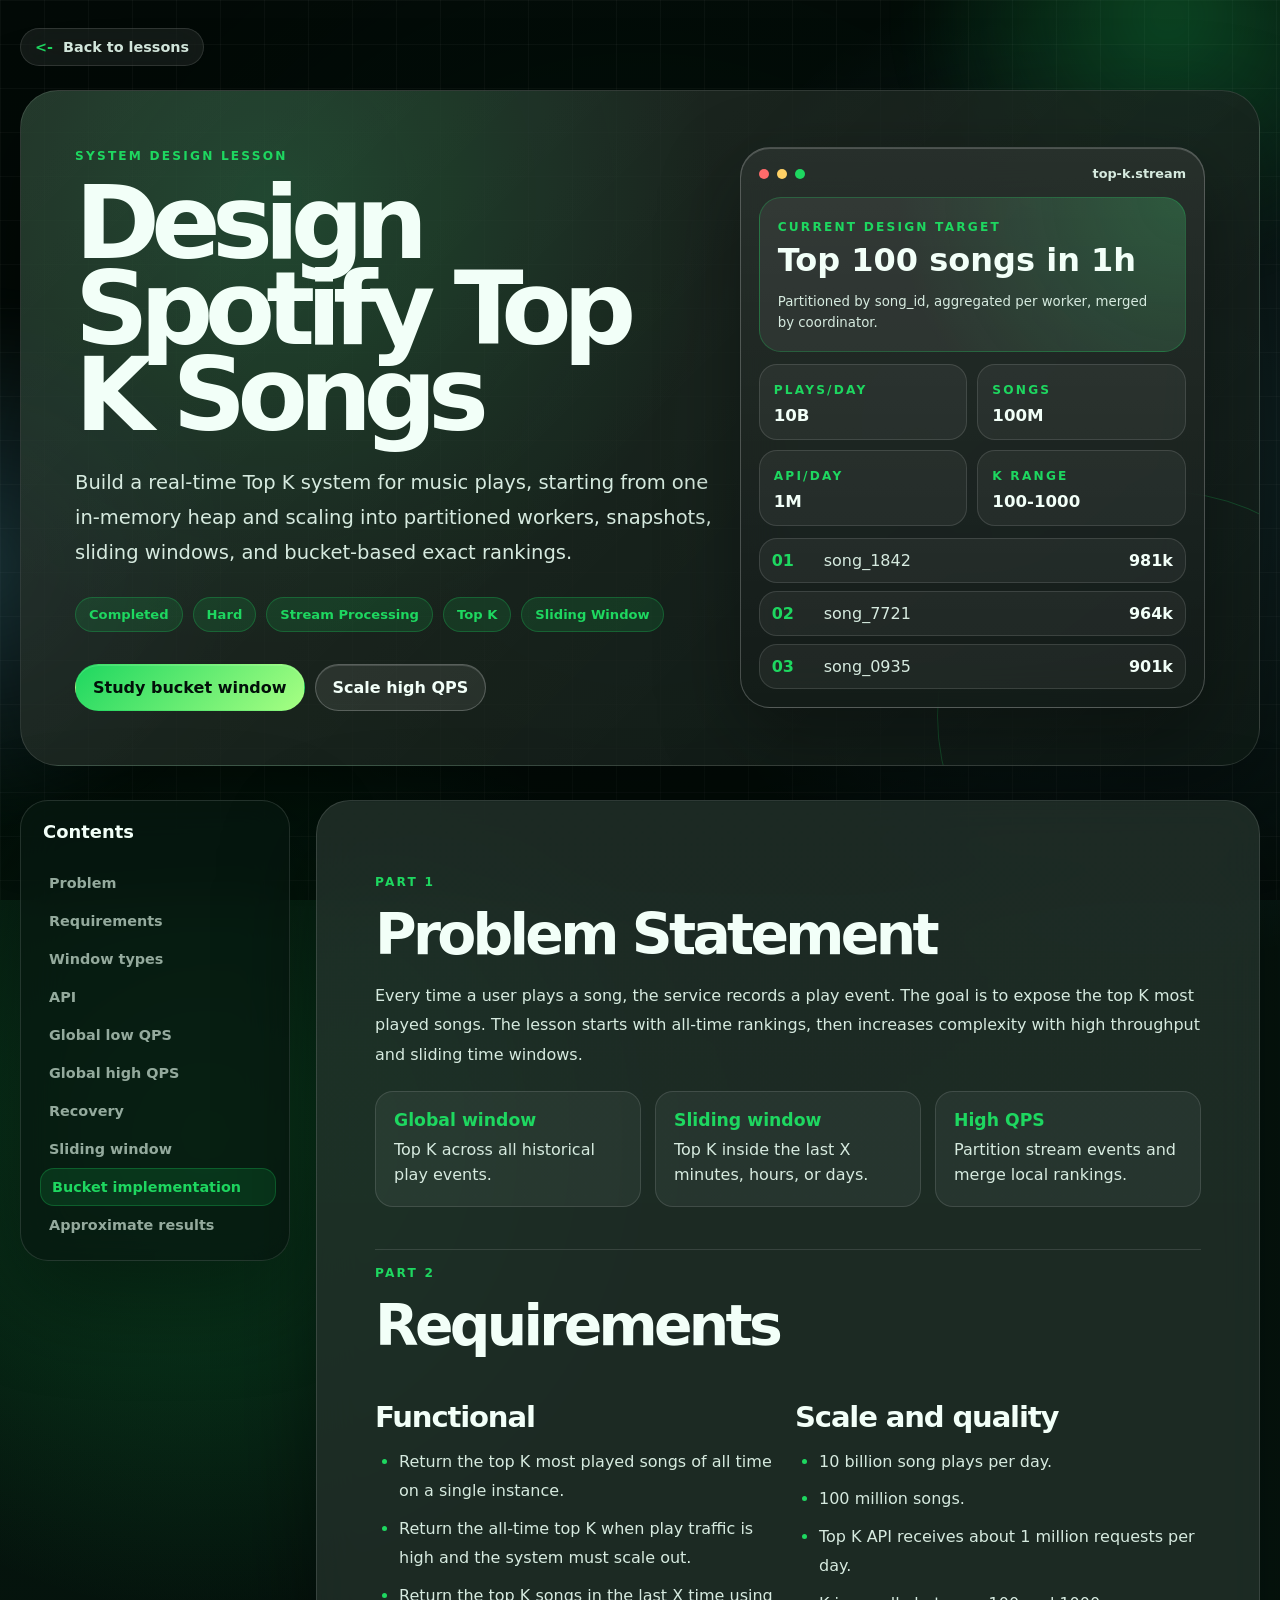
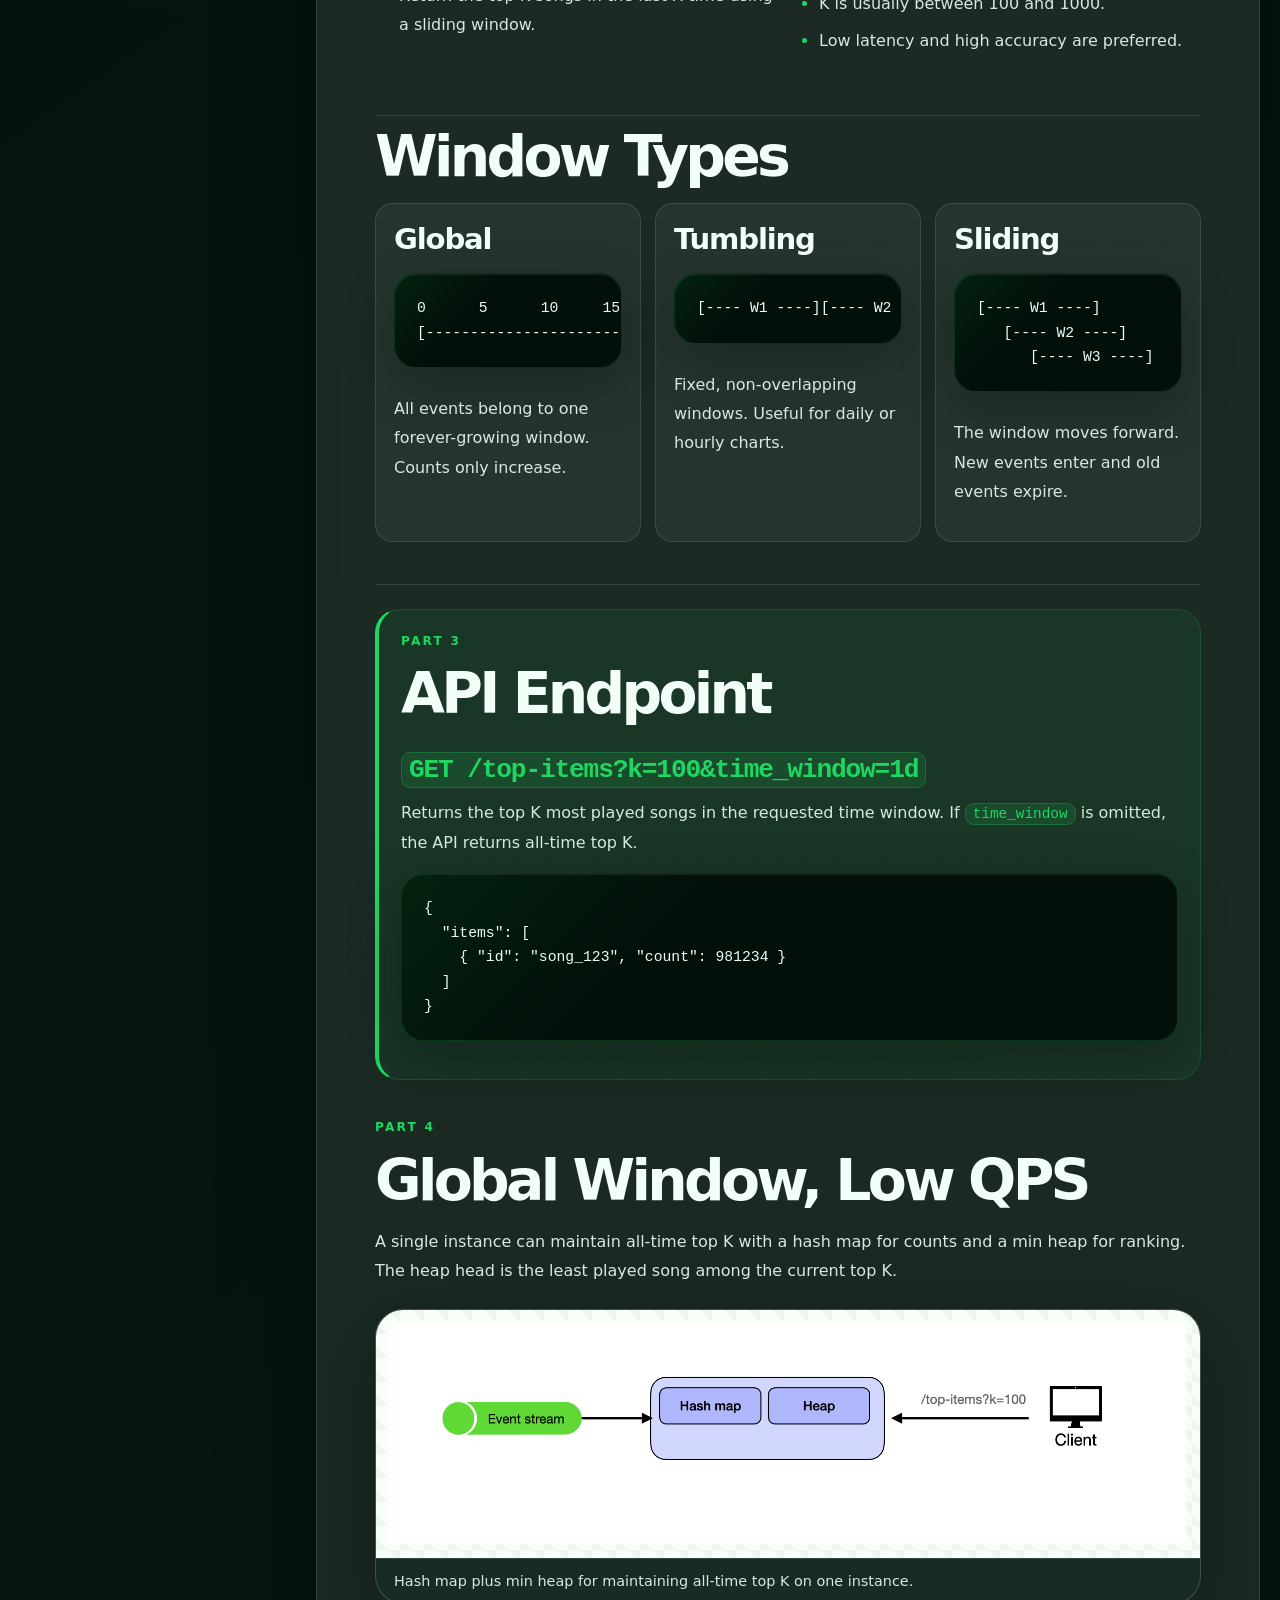
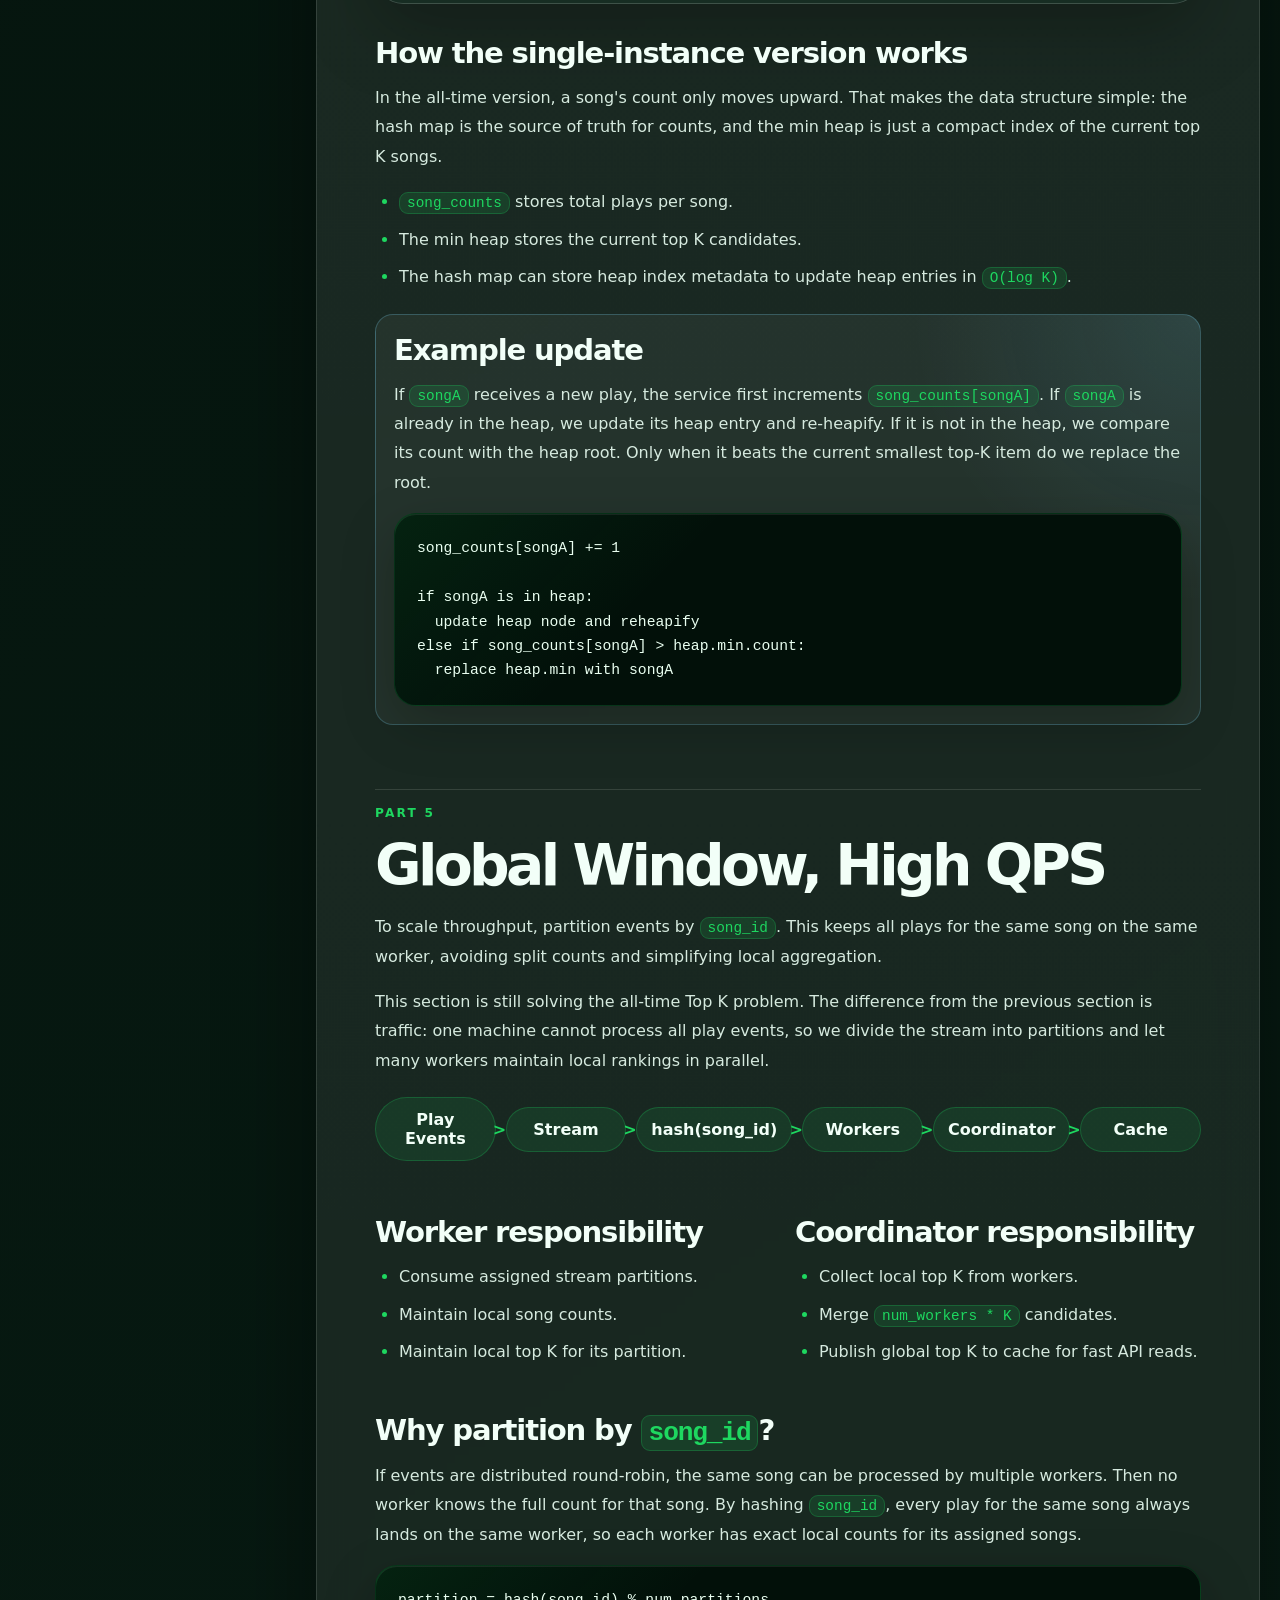
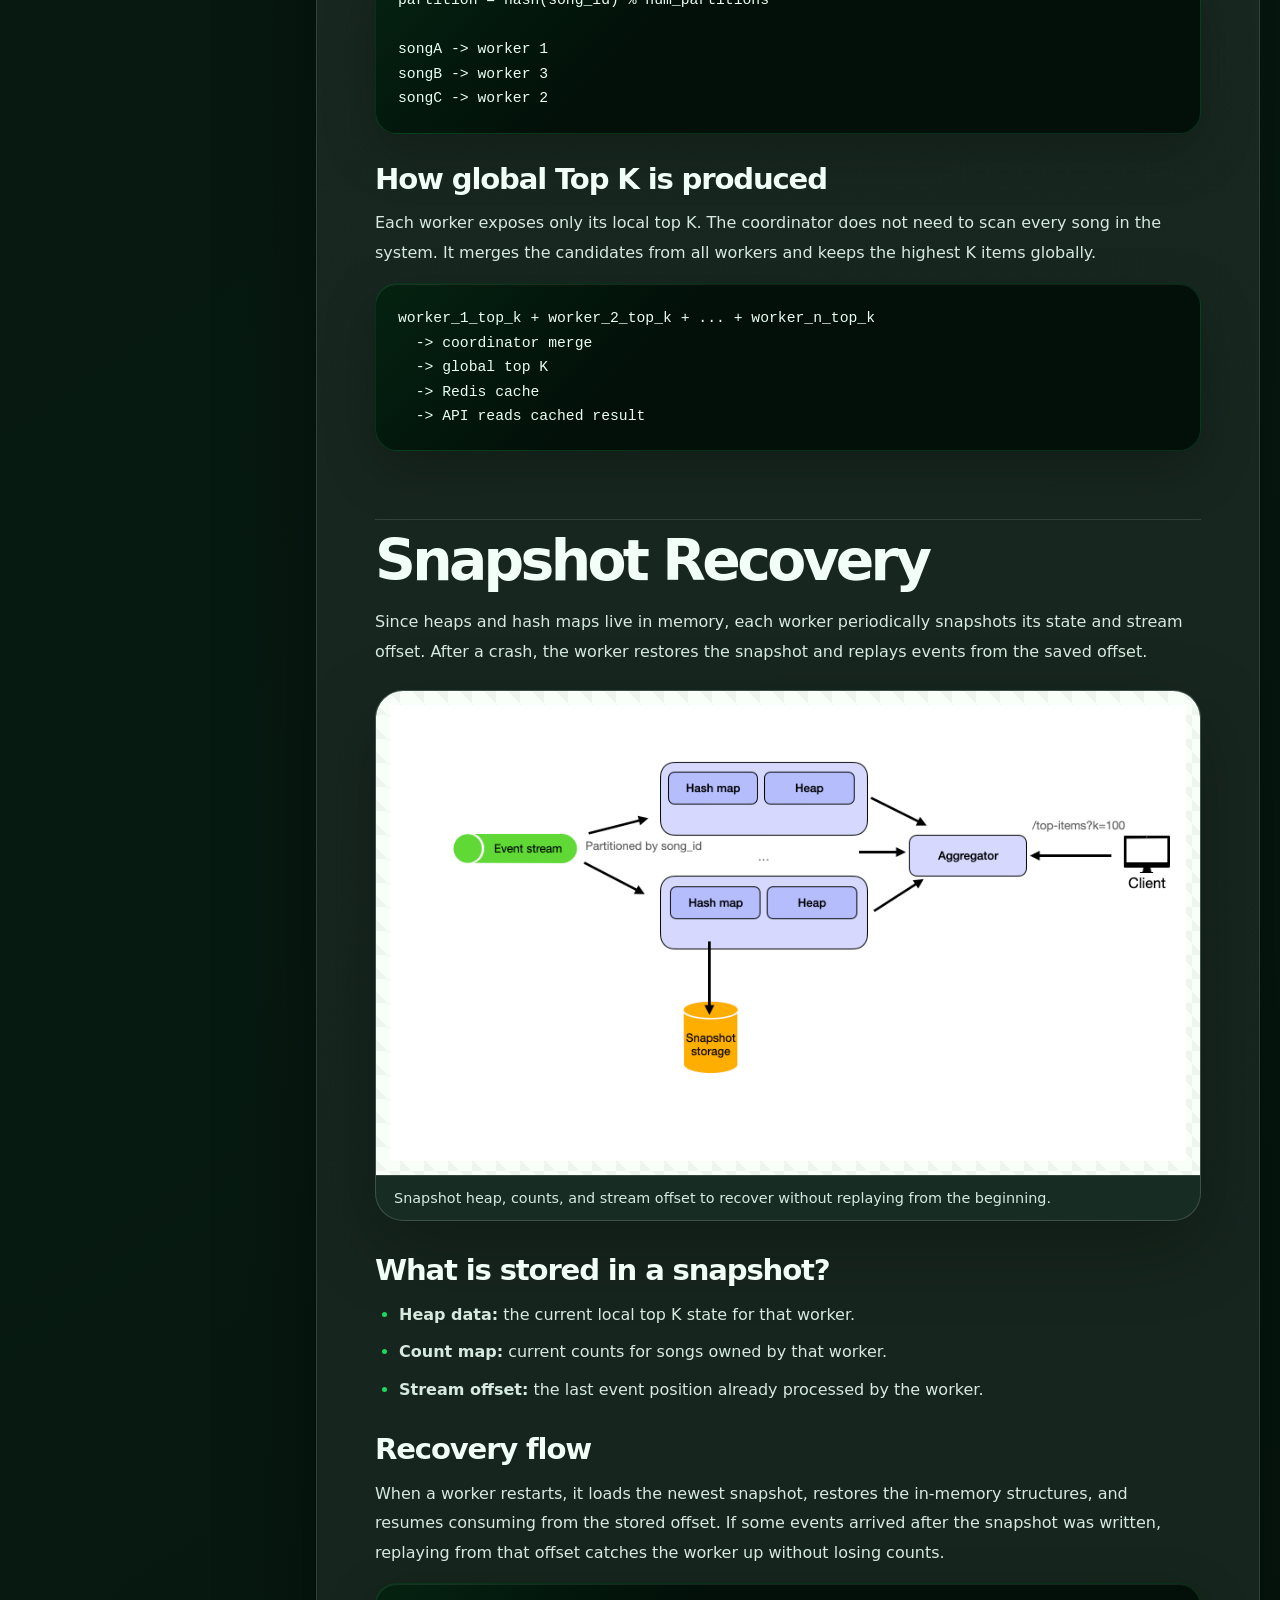
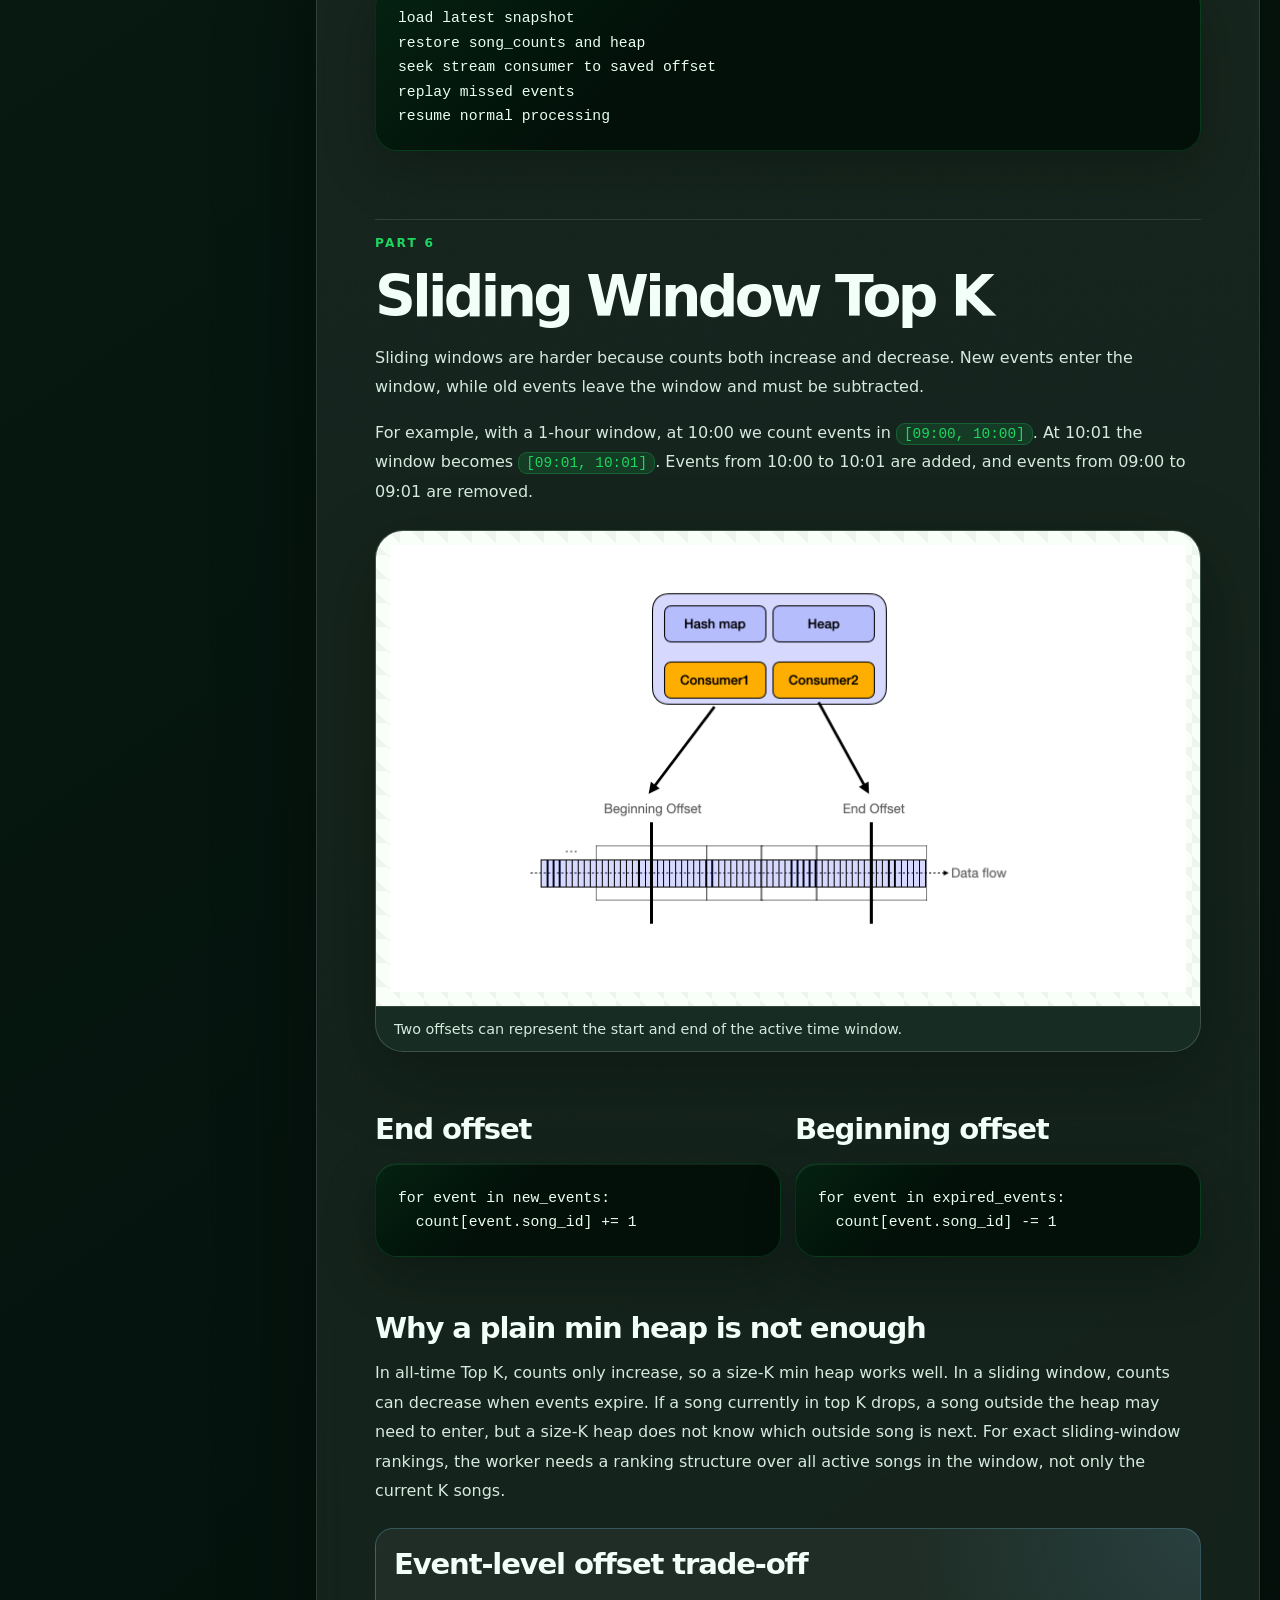
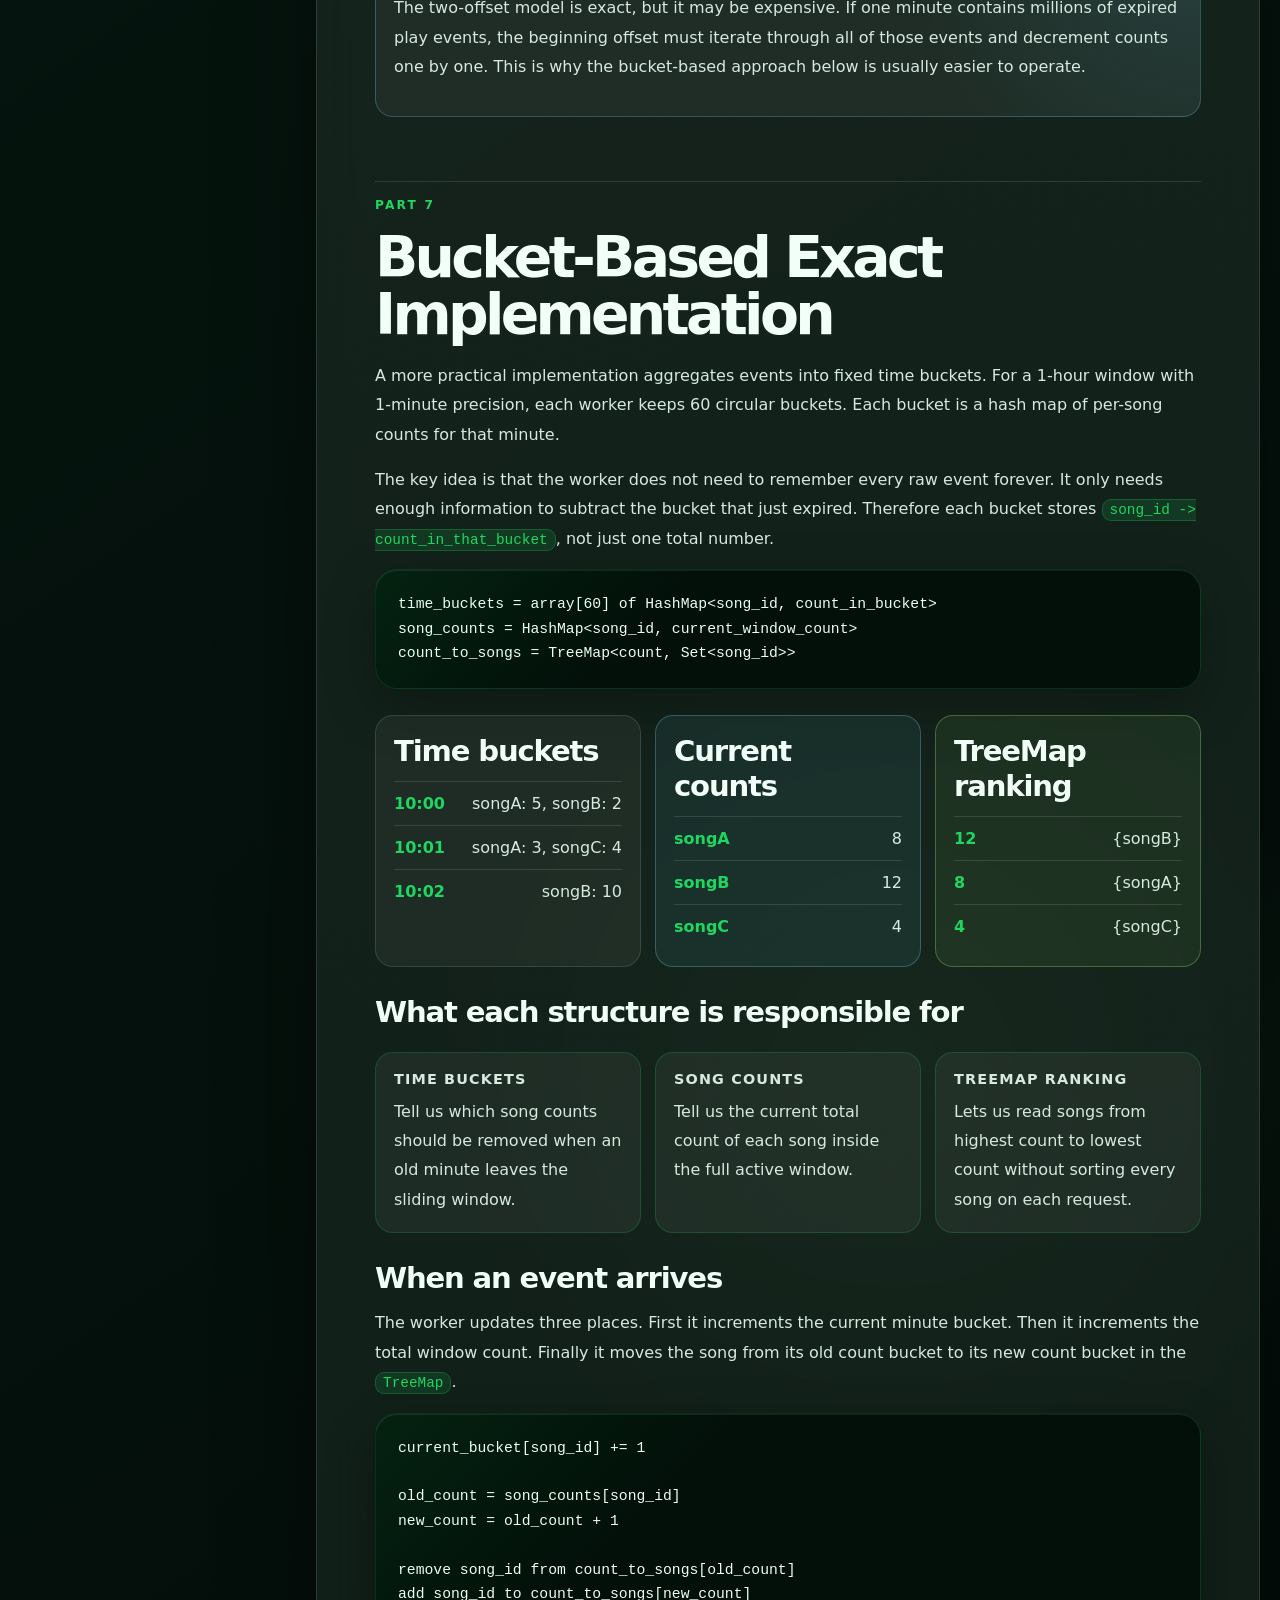
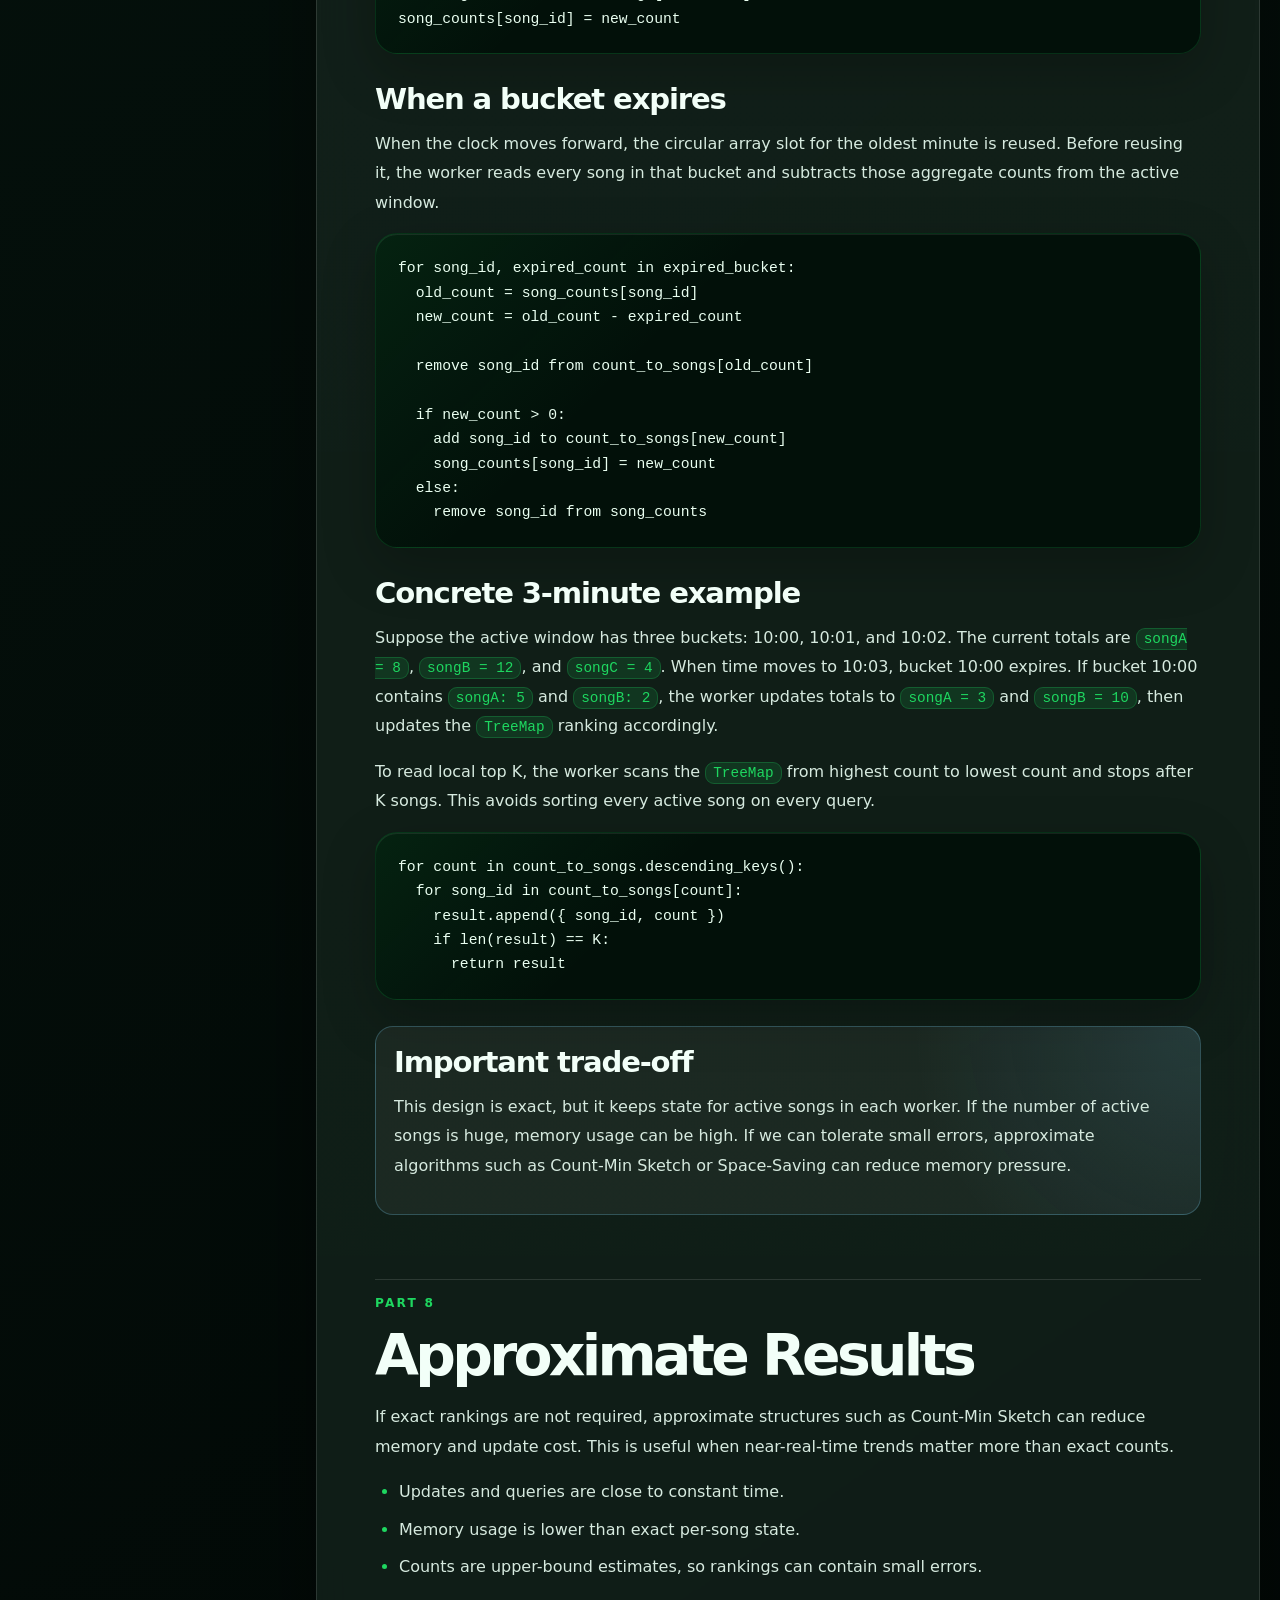
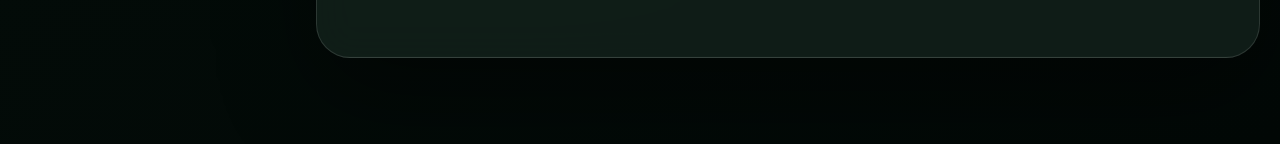
<file: UI/lessons/design-spotify-top-k-songs/index.html>
<!doctype html>
<html lang="en">
  <head>
    <meta charset="UTF-8" />
    <meta name="viewport" content="width=device-width, initial-scale=1.0" />
    <title>Design Spotify Top K Songs</title>
    <link rel="stylesheet" href="styles.css" />
  </head>
  <body>
    <div class="glow glow-one" aria-hidden="true"></div>
    <div class="glow glow-two" aria-hidden="true"></div>
    <div class="scroll-progress" aria-hidden="true"></div>

    <main class="page-shell">
      <a class="back-link" href="../../index.html">Back to lessons</a>

      <header class="hero">
        <section class="hero-copy-block">
          <p class="eyebrow">System design lesson</p>
          <h1>Design Spotify Top K Songs</h1>
          <p class="hero-copy">
            Build a real-time Top K system for music plays, starting from one in-memory heap and scaling into partitioned workers, snapshots, sliding windows, and bucket-based exact rankings.
          </p>
          <div class="meta-row">
            <span>Completed</span>
            <span>Hard</span>
            <span>Stream Processing</span>
            <span>Top K</span>
            <span>Sliding Window</span>
          </div>
          <div class="hero-actions" aria-label="Lesson shortcuts">
            <a href="#bucket-window">Study bucket window</a>
            <a href="#high-qps">Scale high QPS</a>
          </div>
        </section>

        <aside class="rank-panel" aria-label="Top K signal overview">
          <div class="panel-topbar">
            <span></span><span></span><span></span>
            <strong>top-k.stream</strong>
          </div>
          <div class="now-playing">
            <span class="signal-label">Current design target</span>
            <strong>Top 100 songs in 1h</strong>
            <small>Partitioned by song_id, aggregated per worker, merged by coordinator.</small>
          </div>
          <div class="metric-grid">
            <div><span>Plays/day</span><strong>10B</strong></div>
            <div><span>Songs</span><strong>100M</strong></div>
            <div><span>API/day</span><strong>1M</strong></div>
            <div><span>K range</span><strong>100-1000</strong></div>
          </div>
          <div class="mini-ranking" aria-label="Example ranking">
            <div><b>01</b><span>song_1842</span><strong>981k</strong></div>
            <div><b>02</b><span>song_7721</span><strong>964k</strong></div>
            <div><b>03</b><span>song_0935</span><strong>901k</strong></div>
          </div>
        </aside>
      </header>

      <div class="article-layout">
        <aside class="toc" aria-label="Table of contents">
          <strong>Contents</strong>
          <a href="#problem">Problem</a>
          <a href="#requirements">Requirements</a>
          <a href="#windows">Window types</a>
          <a href="#api">API</a>
          <a href="#low-qps">Global low QPS</a>
          <a href="#high-qps">Global high QPS</a>
          <a href="#recovery">Recovery</a>
          <a href="#sliding-window">Sliding window</a>
          <a href="#bucket-window">Bucket implementation</a>
          <a href="#approximate">Approximate results</a>
        </aside>

        <article class="post">
          <section id="problem" class="post-section">
            <p class="section-label">Part 1</p>
            <h2>Problem Statement</h2>
            <p>
              Every time a user plays a song, the service records a play event. The goal is to expose the top K most played songs. The lesson starts with all-time rankings, then increases complexity with high throughput and sliding time windows.
            </p>
            <div class="callout-grid">
              <div class="callout"><strong>Global window</strong><span>Top K across all historical play events.</span></div>
              <div class="callout"><strong>Sliding window</strong><span>Top K inside the last X minutes, hours, or days.</span></div>
              <div class="callout"><strong>High QPS</strong><span>Partition stream events and merge local rankings.</span></div>
            </div>
          </section>

          <section id="requirements" class="post-section">
            <p class="section-label">Part 2</p>
            <h2>Requirements</h2>
            <div class="split-grid">
              <div>
                <h3>Functional</h3>
                <ul>
                  <li>Return the top K most played songs of all time on a single instance.</li>
                  <li>Return the all-time top K when play traffic is high and the system must scale out.</li>
                  <li>Return the top K songs in the last X time using a sliding window.</li>
                </ul>
              </div>
              <div>
                <h3>Scale and quality</h3>
                <ul>
                  <li>10 billion song plays per day.</li>
                  <li>100 million songs.</li>
                  <li>Top K API receives about 1 million requests per day.</li>
                  <li>K is usually between 100 and 1000.</li>
                  <li>Low latency and high accuracy are preferred.</li>
                </ul>
              </div>
            </div>
          </section>

          <section id="windows" class="post-section">
            <h2>Window Types</h2>
            <div class="window-grid">
              <article>
                <h3>Global</h3>
                <pre><code>0      5      10     15     20
[-----------------------------]</code></pre>
                <p>All events belong to one forever-growing window. Counts only increase.</p>
              </article>
              <article>
                <h3>Tumbling</h3>
                <pre><code>[---- W1 ----][---- W2 ----]</code></pre>
                <p>Fixed, non-overlapping windows. Useful for daily or hourly charts.</p>
              </article>
              <article>
                <h3>Sliding</h3>
                <pre><code>[---- W1 ----]
   [---- W2 ----]
      [---- W3 ----]</code></pre>
                <p>The window moves forward. New events enter and old events expire.</p>
              </article>
            </div>
          </section>

          <section id="api" class="post-section endpoint-section">
            <p class="section-label">Part 3</p>
            <h2>API Endpoint</h2>
            <h3><code>GET /top-items?k=100&amp;time_window=1d</code></h3>
            <p>
              Returns the top K most played songs in the requested time window. If <code>time_window</code> is omitted, the API returns all-time top K.
            </p>
            <pre><code>{
  "items": [
    { "id": "song_123", "count": 981234 }
  ]
}</code></pre>
          </section>

          <section id="low-qps" class="post-section">
            <p class="section-label">Part 4</p>
            <h2>Global Window, Low QPS</h2>
            <p>
              A single instance can maintain all-time top K with a hash map for counts and a min heap for ranking. The heap head is the least played song among the current top K.
            </p>
            <figure>
              <img src="../../../Design%20Spotify%20Top%20K%20Songs/assets/1.png" alt="Global window top K data structure" />
              <figcaption>Hash map plus min heap for maintaining all-time top K on one instance.</figcaption>
            </figure>
            <h3>How the single-instance version works</h3>
            <p>
              In the all-time version, a song's count only moves upward. That makes the data structure simple: the hash map is the source of truth for counts, and the min heap is just a compact index of the current top K songs.
            </p>
            <ul>
              <li><code>song_counts</code> stores total plays per song.</li>
              <li>The min heap stores the current top K candidates.</li>
              <li>The hash map can store heap index metadata to update heap entries in <code>O(log K)</code>.</li>
            </ul>
            <div class="explain-panel">
              <h3>Example update</h3>
              <p>
                If <code>songA</code> receives a new play, the service first increments <code>song_counts[songA]</code>. If <code>songA</code> is already in the heap, we update its heap entry and re-heapify. If it is not in the heap, we compare its count with the heap root. Only when it beats the current smallest top-K item do we replace the root.
              </p>
              <pre><code>song_counts[songA] += 1

if songA is in heap:
  update heap node and reheapify
else if song_counts[songA] &gt; heap.min.count:
  replace heap.min with songA</code></pre>
            </div>
          </section>

          <section id="high-qps" class="post-section">
            <p class="section-label">Part 5</p>
            <h2>Global Window, High QPS</h2>
            <p>
              To scale throughput, partition events by <code>song_id</code>. This keeps all plays for the same song on the same worker, avoiding split counts and simplifying local aggregation.
            </p>
            <p>
              This section is still solving the all-time Top K problem. The difference from the previous section is traffic: one machine cannot process all play events, so we divide the stream into partitions and let many workers maintain local rankings in parallel.
            </p>
            <div class="flow-card">
              <span>Play Events</span>
              <span>Stream</span>
              <span>hash(song_id)</span>
              <span>Workers</span>
              <span>Coordinator</span>
              <span>Cache</span>
            </div>
            <div class="split-grid">
              <div>
                <h3>Worker responsibility</h3>
                <ul>
                  <li>Consume assigned stream partitions.</li>
                  <li>Maintain local song counts.</li>
                  <li>Maintain local top K for its partition.</li>
                </ul>
              </div>
              <div>
                <h3>Coordinator responsibility</h3>
                <ul>
                  <li>Collect local top K from workers.</li>
                  <li>Merge <code>num_workers * K</code> candidates.</li>
                  <li>Publish global top K to cache for fast API reads.</li>
                </ul>
              </div>
            </div>
            <h3>Why partition by <code>song_id</code>?</h3>
            <p>
              If events are distributed round-robin, the same song can be processed by multiple workers. Then no worker knows the full count for that song. By hashing <code>song_id</code>, every play for the same song always lands on the same worker, so each worker has exact local counts for its assigned songs.
            </p>
            <pre><code>partition = hash(song_id) % num_partitions

songA -&gt; worker 1
songB -&gt; worker 3
songC -&gt; worker 2</code></pre>
            <h3>How global Top K is produced</h3>
            <p>
              Each worker exposes only its local top K. The coordinator does not need to scan every song in the system. It merges the candidates from all workers and keeps the highest K items globally.
            </p>
            <pre><code>worker_1_top_k + worker_2_top_k + ... + worker_n_top_k
  -&gt; coordinator merge
  -&gt; global top K
  -&gt; Redis cache
  -&gt; API reads cached result</code></pre>
          </section>

          <section id="recovery" class="post-section">
            <h2>Snapshot Recovery</h2>
            <p>
              Since heaps and hash maps live in memory, each worker periodically snapshots its state and stream offset. After a crash, the worker restores the snapshot and replays events from the saved offset.
            </p>
            <figure>
              <img src="../../../Design%20Spotify%20Top%20K%20Songs/assets/2.png" alt="Snapshot recovery for partitioned top K" />
              <figcaption>Snapshot heap, counts, and stream offset to recover without replaying from the beginning.</figcaption>
            </figure>
            <h3>What is stored in a snapshot?</h3>
            <ul>
              <li><strong>Heap data:</strong> the current local top K state for that worker.</li>
              <li><strong>Count map:</strong> current counts for songs owned by that worker.</li>
              <li><strong>Stream offset:</strong> the last event position already processed by the worker.</li>
            </ul>
            <h3>Recovery flow</h3>
            <p>
              When a worker restarts, it loads the newest snapshot, restores the in-memory structures, and resumes consuming from the stored offset. If some events arrived after the snapshot was written, replaying from that offset catches the worker up without losing counts.
            </p>
            <pre><code>load latest snapshot
restore song_counts and heap
seek stream consumer to saved offset
replay missed events
resume normal processing</code></pre>
          </section>

          <section id="sliding-window" class="post-section">
            <p class="section-label">Part 6</p>
            <h2>Sliding Window Top K</h2>
            <p>
              Sliding windows are harder because counts both increase and decrease. New events enter the window, while old events leave the window and must be subtracted.
            </p>
            <p>
              For example, with a 1-hour window, at 10:00 we count events in <code>[09:00, 10:00]</code>. At 10:01 the window becomes <code>[09:01, 10:01]</code>. Events from 10:00 to 10:01 are added, and events from 09:00 to 09:01 are removed.
            </p>
            <figure>
              <img src="../../../Design%20Spotify%20Top%20K%20Songs/assets/3.png" alt="Sliding window offsets" />
              <figcaption>Two offsets can represent the start and end of the active time window.</figcaption>
            </figure>
            <div class="two-column-code">
              <div>
                <h3>End offset</h3>
                <pre><code>for event in new_events:
  count[event.song_id] += 1</code></pre>
              </div>
              <div>
                <h3>Beginning offset</h3>
                <pre><code>for event in expired_events:
  count[event.song_id] -= 1</code></pre>
              </div>
            </div>
            <h3>Why a plain min heap is not enough</h3>
            <p>
              In all-time Top K, counts only increase, so a size-K min heap works well. In a sliding window, counts can decrease when events expire. If a song currently in top K drops, a song outside the heap may need to enter, but a size-K heap does not know which outside song is next. For exact sliding-window rankings, the worker needs a ranking structure over all active songs in the window, not only the current K songs.
            </p>
            <div class="explain-panel">
              <h3>Event-level offset trade-off</h3>
              <p>
                The two-offset model is exact, but it may be expensive. If one minute contains millions of expired play events, the beginning offset must iterate through all of those events and decrement counts one by one. This is why the bucket-based approach below is usually easier to operate.
              </p>
            </div>
          </section>

          <section id="bucket-window" class="post-section">
            <p class="section-label">Part 7</p>
            <h2>Bucket-Based Exact Implementation</h2>
            <p>
              A more practical implementation aggregates events into fixed time buckets. For a 1-hour window with 1-minute precision, each worker keeps 60 circular buckets. Each bucket is a hash map of per-song counts for that minute.
            </p>
            <p>
              The key idea is that the worker does not need to remember every raw event forever. It only needs enough information to subtract the bucket that just expired. Therefore each bucket stores <code>song_id -&gt; count_in_that_bucket</code>, not just one total number.
            </p>
            <pre><code>time_buckets = array[60] of HashMap&lt;song_id, count_in_bucket&gt;
song_counts = HashMap&lt;song_id, current_window_count&gt;
count_to_songs = TreeMap&lt;count, Set&lt;song_id&gt;&gt;</code></pre>
            <div class="bucket-board" aria-label="Bucket-based sliding window structures">
              <div class="bucket-column">
                <h3>Time buckets</h3>
                <div class="bucket-row"><b>10:00</b><span>songA: 5, songB: 2</span></div>
                <div class="bucket-row"><b>10:01</b><span>songA: 3, songC: 4</span></div>
                <div class="bucket-row"><b>10:02</b><span>songB: 10</span></div>
              </div>
              <div class="bucket-column accent-card">
                <h3>Current counts</h3>
                <div class="bucket-row"><b>songA</b><span>8</span></div>
                <div class="bucket-row"><b>songB</b><span>12</span></div>
                <div class="bucket-row"><b>songC</b><span>4</span></div>
              </div>
              <div class="bucket-column rank-card">
                <h3>TreeMap ranking</h3>
                <div class="bucket-row"><b>12</b><span>{songB}</span></div>
                <div class="bucket-row"><b>8</b><span>{songA}</span></div>
                <div class="bucket-row"><b>4</b><span>{songC}</span></div>
              </div>
            </div>
            <h3>What each structure is responsible for</h3>
            <div class="structure-grid">
              <article>
                <h4>Time buckets</h4>
                <p>Tell us which song counts should be removed when an old minute leaves the sliding window.</p>
              </article>
              <article>
                <h4>Song counts</h4>
                <p>Tell us the current total count of each song inside the full active window.</p>
              </article>
              <article>
                <h4>TreeMap ranking</h4>
                <p>Lets us read songs from highest count to lowest count without sorting every song on each request.</p>
              </article>
            </div>
            <h3>When an event arrives</h3>
            <p>
              The worker updates three places. First it increments the current minute bucket. Then it increments the total window count. Finally it moves the song from its old count bucket to its new count bucket in the <code>TreeMap</code>.
            </p>
            <pre><code>current_bucket[song_id] += 1

old_count = song_counts[song_id]
new_count = old_count + 1

remove song_id from count_to_songs[old_count]
add song_id to count_to_songs[new_count]
song_counts[song_id] = new_count</code></pre>
            <h3>When a bucket expires</h3>
            <p>
              When the clock moves forward, the circular array slot for the oldest minute is reused. Before reusing it, the worker reads every song in that bucket and subtracts those aggregate counts from the active window.
            </p>
            <pre><code>for song_id, expired_count in expired_bucket:
  old_count = song_counts[song_id]
  new_count = old_count - expired_count

  remove song_id from count_to_songs[old_count]

  if new_count &gt; 0:
    add song_id to count_to_songs[new_count]
    song_counts[song_id] = new_count
  else:
    remove song_id from song_counts</code></pre>
            <h3>Concrete 3-minute example</h3>
            <p>
              Suppose the active window has three buckets: 10:00, 10:01, and 10:02. The current totals are <code>songA = 8</code>, <code>songB = 12</code>, and <code>songC = 4</code>. When time moves to 10:03, bucket 10:00 expires. If bucket 10:00 contains <code>songA: 5</code> and <code>songB: 2</code>, the worker updates totals to <code>songA = 3</code> and <code>songB = 10</code>, then updates the <code>TreeMap</code> ranking accordingly.
            </p>
            <p>
              To read local top K, the worker scans the <code>TreeMap</code> from highest count to lowest count and stops after K songs. This avoids sorting every active song on every query.
            </p>
            <pre><code>for count in count_to_songs.descending_keys():
  for song_id in count_to_songs[count]:
    result.append({ song_id, count })
    if len(result) == K:
      return result</code></pre>
            <div class="explain-panel">
              <h3>Important trade-off</h3>
              <p>
                This design is exact, but it keeps state for active songs in each worker. If the number of active songs is huge, memory usage can be high. If we can tolerate small errors, approximate algorithms such as Count-Min Sketch or Space-Saving can reduce memory pressure.
              </p>
            </div>
          </section>

          <section id="approximate" class="post-section">
            <p class="section-label">Part 8</p>
            <h2>Approximate Results</h2>
            <p>
              If exact rankings are not required, approximate structures such as Count-Min Sketch can reduce memory and update cost. This is useful when near-real-time trends matter more than exact counts.
            </p>
            <ul>
              <li>Updates and queries are close to constant time.</li>
              <li>Memory usage is lower than exact per-song state.</li>
              <li>Counts are upper-bound estimates, so rankings can contain small errors.</li>
            </ul>
          </section>
        </article>
      </div>
    </main>

    <script src="script.js"></script>
  </body>
</html>
</file>
<file: UI/styles.css>
:root {
  color-scheme: light;
  --bg: #f5f2ea;
  --ink: #1f2933;
  --muted: #667085;
  --line: #ded7ca;
  --card: #fffaf1;
  --accent: #a85518;
  --accent-dark: #75370d;
  --green: #217a52;
  --blue: #2f5f98;
  --shadow: 0 24px 70px rgb(48 35 18 / 12%);
}

* {
  box-sizing: border-box;
}

body {
  min-height: 100vh;
  margin: 0;
  color: var(--ink);
  font-family: Inter, ui-sans-serif, system-ui, -apple-system, BlinkMacSystemFont, "Segoe UI", sans-serif;
  background:
    radial-gradient(circle at top left, rgb(168 85 24 / 18%), transparent 34rem),
    linear-gradient(135deg, #f9f4e9 0%, var(--bg) 46%, #eee8dc 100%);
}

a {
  color: inherit;
  text-decoration: none;
}

.shell {
  width: min(1120px, calc(100% - 32px));
  margin: 0 auto;
  padding: 48px 0;
}

.hero {
  display: grid;
  grid-template-columns: minmax(0, 1fr) 260px;
  gap: 24px;
  align-items: stretch;
  margin-bottom: 36px;
}

.hero h1 {
  max-width: 780px;
  margin: 0;
  font-family: Georgia, "Times New Roman", serif;
  font-size: clamp(2.5rem, 7vw, 5.8rem);
  line-height: 0.9;
  letter-spacing: -0.06em;
}

.eyebrow,
.section-kicker {
  margin: 0 0 12px;
  color: var(--accent-dark);
  font-size: 0.76rem;
  font-weight: 800;
  letter-spacing: 0.18em;
  text-transform: uppercase;
}

.hero-copy {
  max-width: 680px;
  margin: 22px 0 0;
  color: var(--muted);
  font-size: 1.08rem;
  line-height: 1.7;
}

.hero-panel,
.lesson-card,
.content-card {
  border: 1px solid var(--line);
  border-radius: 28px;
  background: rgb(255 250 241 / 82%);
  box-shadow: var(--shadow);
  backdrop-filter: blur(18px);
}

.hero-panel {
  display: flex;
  flex-direction: column;
  justify-content: flex-end;
  min-height: 260px;
  padding: 28px;
}

.metric-value {
  font-family: Georgia, "Times New Roman", serif;
  font-size: 5rem;
  line-height: 0.85;
}

.metric-label {
  margin-top: 12px;
  color: var(--muted);
  font-weight: 700;
}

.toolbar {
  display: flex;
  gap: 20px;
  align-items: end;
  justify-content: space-between;
  margin-bottom: 18px;
}

.toolbar h2,
.content-card h2 {
  margin: 0;
  font-family: Georgia, "Times New Roman", serif;
  font-size: 2rem;
}

input[type="search"] {
  width: min(360px, 100%);
  border: 1px solid var(--line);
  border-radius: 999px;
  padding: 14px 18px;
  color: var(--ink);
  background: #fffaf1;
  font: inherit;
  outline: none;
}

input[type="search"]:focus {
  border-color: var(--accent);
  box-shadow: 0 0 0 4px rgb(168 85 24 / 14%);
}

.lesson-grid {
  display: grid;
  grid-template-columns: repeat(2, minmax(0, 1fr));
  gap: 18px;
}

.lesson-card {
  display: flex;
  flex-direction: column;
  min-height: 310px;
  padding: 26px;
  transition: transform 180ms ease, box-shadow 180ms ease;
}

.lesson-card:hover {
  transform: translateY(-4px);
  box-shadow: 0 30px 80px rgb(48 35 18 / 18%);
}

.lesson-topline,
.lesson-meta,
.tag-list {
  display: flex;
  flex-wrap: wrap;
  gap: 8px;
  align-items: center;
}

.lesson-topline {
  justify-content: space-between;
  margin-bottom: 30px;
}

.status,
.difficulty,
.tag {
  border: 1px solid rgb(31 41 51 / 10%);
  border-radius: 999px;
  padding: 6px 10px;
  font-size: 0.78rem;
  font-weight: 800;
}

.status {
  color: #f8fbf7;
  background: var(--green);
}

.difficulty {
  color: var(--blue);
  background: rgb(47 95 152 / 10%);
}

.lesson-card h3 {
  margin: 0;
  font-size: 1.8rem;
  letter-spacing: -0.035em;
}

.lesson-card p {
  margin: 14px 0 0;
  color: var(--muted);
  line-height: 1.65;
}

.tag-list {
  margin-top: auto;
  padding-top: 26px;
}

.tag {
  color: var(--accent-dark);
  background: rgb(168 85 24 / 10%);
}

.card-action {
  display: inline-flex;
  width: fit-content;
  margin-top: 22px;
  border-radius: 999px;
  padding: 12px 16px;
  color: #fffaf1;
  font-weight: 800;
  background: var(--ink);
}

.page-header {
  display: flex;
  gap: 18px;
  align-items: flex-start;
  justify-content: space-between;
  margin-bottom: 24px;
}

.back-link {
  display: inline-flex;
  margin-bottom: 22px;
  color: var(--accent-dark);
  font-weight: 800;
}

.page-title {
  max-width: 820px;
  margin: 0;
  font-family: Georgia, "Times New Roman", serif;
  font-size: clamp(2.4rem, 7vw, 5rem);
  line-height: 0.92;
  letter-spacing: -0.055em;
}

.page-subtitle {
  max-width: 760px;
  color: var(--muted);
  font-size: 1.05rem;
  line-height: 1.7;
}

.content-grid {
  display: grid;
  grid-template-columns: repeat(2, minmax(0, 1fr));
  gap: 18px;
}

.content-card {
  padding: 24px;
}

.content-card.wide {
  grid-column: 1 / -1;
}

.content-card ul,
.content-card ol {
  margin: 16px 0 0;
  padding-left: 20px;
  color: var(--muted);
  line-height: 1.7;
}

.content-card li + li {
  margin-top: 8px;
}

.endpoint-list {
  display: grid;
  gap: 10px;
  margin-top: 16px;
}

.endpoint {
  display: flex;
  gap: 12px;
  align-items: center;
  border: 1px solid var(--line);
  border-radius: 16px;
  padding: 12px;
  background: rgb(255 255 255 / 38%);
}

.method {
  min-width: 66px;
  border-radius: 999px;
  padding: 6px 8px;
  color: #fff;
  font-size: 0.74rem;
  font-weight: 900;
  text-align: center;
}

.get { background: #2f5f98; }
.post { background: #217a52; }
.put { background: #a85518; }
.delete { background: #a83f3f; }

.code-block {
  overflow-x: auto;
  margin: 16px 0 0;
  border-radius: 18px;
  padding: 18px;
  color: #f6ead8;
  background: #1f2933;
  font-size: 0.88rem;
  line-height: 1.6;
}

.diagram-frame {
  overflow: hidden;
  margin-top: 16px;
  border: 1px solid var(--line);
  border-radius: 18px;
  background: #fffdf8;
}

.diagram-frame img {
  display: block;
  width: 100%;
  min-height: 220px;
  object-fit: cover;
}

@media (max-width: 760px) {
  .shell {
    width: min(100% - 22px, 1120px);
    padding: 28px 0;
  }

  .hero,
  .lesson-grid,
  .content-grid {
    grid-template-columns: 1fr;
  }

  .hero-panel {
    min-height: 180px;
  }

  .toolbar,
  .page-header {
    align-items: stretch;
    flex-direction: column;
  }

  input[type="search"] {
    width: 100%;
  }
}
</file>
<file: UI/lessons/design-comment-system/styles.css>
:root {
  color-scheme: dark;
  --bg: #070a12;
  --bg-2: #0c1220;
  --panel: rgb(13 20 36 / 78%);
  --panel-strong: rgb(17 27 48 / 92%);
  --glass: rgb(255 255 255 / 7%);
  --ink: #f7fbff;
  --muted: #aab6c8;
  --muted-strong: #d8e2f0;
  --line: rgb(255 255 255 / 13%);
  --line-strong: rgb(255 255 255 / 22%);
  --accent: #7cf7d4;
  --accent-2: #8fb7ff;
  --accent-3: #f7b267;
  --accent-soft: rgb(124 247 212 / 12%);
  --code-bg: #050914;
  --code-ink: #e9f7ff;
  --shadow: 0 30px 90px rgb(0 0 0 / 42%);
}

* {
  box-sizing: border-box;
}

html {
  scroll-behavior: smooth;
}

body {
  min-height: 100vh;
  margin: 0;
  color: var(--ink);
  font-family: Inter, ui-sans-serif, system-ui, -apple-system, BlinkMacSystemFont, "Segoe UI", sans-serif;
  background:
    linear-gradient(rgb(255 255 255 / 3%) 1px, transparent 1px),
    linear-gradient(90deg, rgb(255 255 255 / 3%) 1px, transparent 1px),
    radial-gradient(circle at 14% 12%, rgb(124 247 212 / 22%), transparent 29rem),
    radial-gradient(circle at 88% 8%, rgb(143 183 255 / 24%), transparent 31rem),
    radial-gradient(circle at 70% 72%, rgb(247 178 103 / 14%), transparent 28rem),
    linear-gradient(145deg, var(--bg) 0%, var(--bg-2) 52%, #09101f 100%);
  background-size: 44px 44px, 44px 44px, auto, auto, auto, auto;
  overflow-x: hidden;
}

body::before {
  position: fixed;
  inset: 0;
  z-index: -3;
  pointer-events: none;
  content: "";
  background:
    linear-gradient(120deg, transparent 0 42%, rgb(124 247 212 / 7%) 43% 44%, transparent 45% 100%),
    radial-gradient(circle at center, transparent 0, rgb(0 0 0 / 38%) 74%);
}

a {
  color: inherit;
  text-decoration: none;
}

code,
pre,
table {
  font-family: "SFMono-Regular", Consolas, "Liberation Mono", monospace;
}

.ambient {
  position: fixed;
  z-index: -2;
  width: 34rem;
  height: 34rem;
  border-radius: 999px;
  filter: blur(18px);
  opacity: 0.72;
  pointer-events: none;
}

.ambient-one {
  top: -16rem;
  right: -10rem;
  background: radial-gradient(circle, rgb(143 183 255 / 28%), transparent 66%);
}

.ambient-two {
  bottom: 8rem;
  left: -16rem;
  background: radial-gradient(circle, rgb(124 247 212 / 24%), transparent 68%);
}

.scroll-progress {
  position: fixed;
  top: 0;
  left: 0;
  z-index: 20;
  width: 0%;
  height: 3px;
  background: linear-gradient(90deg, var(--accent), var(--accent-2), var(--accent-3));
  box-shadow: 0 0 24px rgb(124 247 212 / 70%);
}

.page-shell {
  width: min(1240px, calc(100% - 36px));
  margin: 0 auto;
  padding: 28px 0 86px;
}

.back-link {
  display: inline-flex;
  align-items: center;
  gap: 10px;
  margin-bottom: 24px;
  border: 1px solid var(--line);
  border-radius: 999px;
  padding: 10px 14px;
  color: var(--muted-strong);
  font-size: 0.9rem;
  font-weight: 800;
  background: var(--glass);
  backdrop-filter: blur(18px);
  transition: transform 180ms ease, border-color 180ms ease, color 180ms ease;
}

.back-link::before {
  content: "←";
  color: var(--accent);
}

.back-link:hover {
  transform: translateX(-3px);
  border-color: rgb(124 247 212 / 46%);
  color: var(--ink);
}

.article-hero {
  position: relative;
  display: grid;
  grid-template-columns: minmax(0, 1.08fr) minmax(340px, 0.72fr);
  gap: 28px;
  align-items: stretch;
  margin-bottom: 34px;
  border: 1px solid var(--line);
  border-radius: 38px;
  padding: clamp(24px, 5vw, 54px);
  background:
    linear-gradient(135deg, rgb(255 255 255 / 12%), rgb(255 255 255 / 4%)),
    radial-gradient(circle at 20% 18%, rgb(124 247 212 / 20%), transparent 28rem),
    rgb(9 14 26 / 76%);
  box-shadow: var(--shadow);
  overflow: hidden;
}

.article-hero::before {
  position: absolute;
  inset: 1px;
  border-radius: 37px;
  pointer-events: none;
  content: "";
  background: linear-gradient(120deg, rgb(255 255 255 / 16%), transparent 32%, rgb(124 247 212 / 10%) 68%, transparent);
  mask: linear-gradient(#000, transparent 42%);
}

.hero-content,
.hero-console {
  position: relative;
  z-index: 1;
}

.eyebrow,
.section-label {
  margin: 0 0 13px;
  color: var(--accent);
  font-size: 0.76rem;
  font-weight: 900;
  letter-spacing: 0.18em;
  text-transform: uppercase;
}

.article-hero h1 {
  max-width: 790px;
  margin: 0;
  font-size: clamp(3.2rem, 8vw, 7.8rem);
  line-height: 0.82;
  letter-spacing: -0.085em;
  text-wrap: balance;
}

.hero-copy {
  max-width: 760px;
  margin: 28px 0 0;
  color: var(--muted-strong);
  font-size: clamp(1.02rem, 2vw, 1.22rem);
  line-height: 1.78;
}

.meta-row,
.hero-actions,
.flow-strip {
  display: flex;
  flex-wrap: wrap;
  gap: 10px;
}

.meta-row {
  margin-top: 26px;
}

.meta-row span {
  border: 1px solid rgb(124 247 212 / 24%);
  border-radius: 999px;
  padding: 9px 13px;
  color: var(--accent);
  font-size: 0.82rem;
  font-weight: 900;
  background: var(--accent-soft);
}

.hero-actions {
  margin-top: 32px;
}

.hero-actions a {
  border: 1px solid var(--line-strong);
  border-radius: 999px;
  padding: 13px 17px;
  color: var(--ink);
  font-weight: 900;
  background: rgb(255 255 255 / 9%);
  box-shadow: inset 0 1px 0 rgb(255 255 255 / 14%);
  transition: transform 180ms ease, background 180ms ease, border-color 180ms ease;
}

.hero-actions a:first-child {
  border-color: transparent;
  color: #04100d;
  background: linear-gradient(135deg, var(--accent), #d7fff5);
}

.hero-actions a:hover {
  transform: translateY(-3px);
  border-color: rgb(124 247 212 / 54%);
}

.hero-console {
  align-self: center;
  border: 1px solid var(--line-strong);
  border-radius: 30px;
  padding: 18px;
  background:
    linear-gradient(180deg, rgb(255 255 255 / 13%), rgb(255 255 255 / 5%)),
    rgb(6 10 20 / 72%);
  box-shadow: 0 28px 80px rgb(0 0 0 / 36%), inset 0 1px 0 rgb(255 255 255 / 18%);
  backdrop-filter: blur(22px);
}

.console-topbar {
  display: flex;
  gap: 8px;
  align-items: center;
  margin-bottom: 16px;
  color: var(--muted);
  font-size: 0.8rem;
}

.console-topbar span {
  width: 10px;
  height: 10px;
  border-radius: 999px;
  background: #ff6b6b;
}

.console-topbar span:nth-child(2) {
  background: #ffd166;
}

.console-topbar span:nth-child(3) {
  background: var(--accent);
}

.console-topbar strong {
  margin-left: auto;
  color: var(--muted-strong);
  font-weight: 800;
}

.signal-card {
  border: 1px solid rgb(124 247 212 / 25%);
  border-radius: 22px;
  padding: 18px;
  background:
    radial-gradient(circle at top right, rgb(124 247 212 / 17%), transparent 18rem),
    rgb(255 255 255 / 6%);
}

.signal-label,
.metric-grid span {
  display: block;
  color: var(--muted);
  font-size: 0.76rem;
  font-weight: 900;
  letter-spacing: 0.1em;
  text-transform: uppercase;
}

.signal-card strong {
  display: block;
  margin-top: 8px;
  font-size: clamp(1.35rem, 3vw, 2rem);
  line-height: 1.1;
}

.signal-card small {
  display: block;
  margin-top: 12px;
  color: var(--muted-strong);
  line-height: 1.6;
}

.metric-grid {
  display: grid;
  grid-template-columns: repeat(2, minmax(0, 1fr));
  gap: 10px;
  margin-top: 12px;
}

.metric-grid div {
  border: 1px solid var(--line);
  border-radius: 18px;
  padding: 14px;
  background: rgb(255 255 255 / 5%);
}

.metric-grid strong {
  display: block;
  margin-top: 8px;
  color: var(--ink);
  font-size: 1.02rem;
}

.flow-strip {
  position: relative;
  margin-top: 14px;
}

.flow-strip span {
  flex: 1 1 auto;
  min-width: 76px;
  border: 1px solid rgb(143 183 255 / 24%);
  border-radius: 999px;
  padding: 8px 10px;
  color: #dfe9ff;
  font-size: 0.78rem;
  font-weight: 900;
  text-align: center;
  background: rgb(143 183 255 / 10%);
}

.article-layout {
  display: grid;
  grid-template-columns: 270px minmax(0, 1fr);
  gap: 26px;
  align-items: start;
}

.toc {
  position: sticky;
  top: 18px;
  display: flex;
  flex-direction: column;
  max-height: calc(100vh - 36px);
  overflow: auto;
  border: 1px solid var(--line);
  border-radius: 28px;
  padding: 16px;
  background: var(--panel);
  box-shadow: var(--shadow);
  backdrop-filter: blur(22px);
}

.toc strong {
  margin-bottom: 12px;
  padding: 4px 6px 10px;
  color: var(--ink);
  font-size: 1.12rem;
}

.toc a {
  border: 1px solid transparent;
  border-radius: 14px;
  padding: 10px 11px;
  color: var(--muted);
  font-size: 0.9rem;
  font-weight: 800;
  transition: color 160ms ease, background 160ms ease, border-color 160ms ease, transform 160ms ease;
}

.toc a:hover,
.toc a.active {
  transform: translateX(3px);
  border-color: rgb(124 247 212 / 24%);
  color: var(--accent);
  background: var(--accent-soft);
}

.post {
  min-width: 0;
  border: 1px solid var(--line);
  border-radius: 34px;
  padding: clamp(22px, 5vw, 58px);
  background:
    linear-gradient(180deg, rgb(255 255 255 / 9%), rgb(255 255 255 / 4%)),
    var(--panel);
  box-shadow: var(--shadow);
  backdrop-filter: blur(20px);
}

.post-section {
  scroll-margin-top: 28px;
  padding: 12px 0 42px;
  border-bottom: 1px solid var(--line);
}

.post-section:last-child {
  border-bottom: 0;
  padding-bottom: 0;
}

.endpoint-section {
  position: relative;
  margin: 24px 0;
  border: 1px solid rgb(143 183 255 / 16%);
  border-left: 4px solid var(--accent);
  border-radius: 24px;
  padding: 18px 20px 12px;
  background: rgb(143 183 255 / 6%);
}

h2,
h3,
h4 {
  color: var(--ink);
}

h2 {
  margin: 0 0 18px;
  font-size: clamp(2.1rem, 5vw, 3.55rem);
  line-height: 1;
  letter-spacing: -0.065em;
  text-wrap: balance;
}

h3 {
  margin: 28px 0 12px;
  font-size: clamp(1.4rem, 3vw, 1.85rem);
  line-height: 1.2;
  letter-spacing: -0.04em;
}

h4 {
  margin: 22px 0 10px;
  color: var(--muted-strong);
  font-size: 0.95rem;
  letter-spacing: 0.04em;
  text-transform: uppercase;
}

p,
li {
  color: var(--muted-strong);
  font-size: 1rem;
  line-height: 1.84;
}

p {
  margin: 0 0 16px;
}

ul,
ol {
  margin: 12px 0 18px;
  padding-left: 24px;
}

li + li {
  margin-top: 8px;
}

li::marker {
  color: var(--accent);
}

p code,
li code,
td code,
h3 code,
h4 code {
  border: 1px solid rgb(124 247 212 / 22%);
  border-radius: 9px;
  padding: 2px 7px;
  color: var(--accent);
  background: var(--accent-soft);
  font-size: 0.9em;
}

pre {
  position: relative;
  overflow-x: auto;
  margin: 16px 0 26px;
  border: 1px solid rgb(124 247 212 / 16%);
  border-radius: 22px;
  padding: 22px;
  color: var(--code-ink);
  background:
    linear-gradient(135deg, rgb(124 247 212 / 8%), transparent 34%),
    var(--code-bg);
  box-shadow: inset 0 1px 0 rgb(255 255 255 / 8%), 0 18px 54px rgb(0 0 0 / 24%);
}

pre::before {
  display: block;
  margin-bottom: 13px;
  color: var(--accent);
  font-size: 0.72rem;
  font-weight: 900;
  letter-spacing: 0.14em;
  text-transform: uppercase;
  content: "payload";
}

pre code {
  color: inherit;
  font-size: 0.92rem;
  line-height: 1.66;
}

figure {
  margin: 24px 0 32px;
  border: 1px solid var(--line-strong);
  border-radius: 28px;
  overflow: hidden;
  background: var(--panel-strong);
  box-shadow: 0 24px 76px rgb(0 0 0 / 28%);
}

figure img {
  display: block;
  width: 100%;
  max-height: 720px;
  object-fit: contain;
  padding: 14px;
  background:
    linear-gradient(45deg, rgb(255 255 255 / 5%) 25%, transparent 25% 75%, rgb(255 255 255 / 5%) 75%),
    #f8fbff;
  background-size: 24px 24px;
}

figcaption {
  border-top: 1px solid var(--line);
  padding: 14px 18px;
  color: var(--muted-strong);
  font-size: 0.9rem;
  background: rgb(255 255 255 / 6%);
}

table {
  display: block;
  width: 100%;
  margin: 16px 0 24px;
  overflow: auto;
  border: 1px solid var(--line);
  border-radius: 18px;
  border-spacing: 0;
  font-size: 0.95rem;
}

thead,
tbody,
tr {
  display: table;
  width: 100%;
  table-layout: fixed;
}

th,
td {
  border-bottom: 1px solid var(--line);
  padding: 14px 16px;
  text-align: left;
}

th {
  color: var(--ink);
  background: rgb(124 247 212 / 12%);
}

td {
  color: var(--muted-strong);
  background: rgb(255 255 255 / 4%);
}

tr:last-child td {
  border-bottom: 0;
}

@media (max-width: 1040px) {
  .article-hero,
  .article-layout {
    grid-template-columns: 1fr;
  }

  .hero-console {
    max-width: 680px;
  }

  .toc {
    position: static;
    max-height: none;
  }
}

@media (max-width: 640px) {
  .page-shell {
    width: min(100% - 24px, 1240px);
    padding-top: 20px;
  }

  .article-hero,
  .post,
  .toc {
    border-radius: 24px;
  }

  .article-hero,
  .post {
    padding: 22px;
  }

  .hero-actions a {
    width: 100%;
    justify-content: center;
    text-align: center;
  }

  .metric-grid {
    grid-template-columns: 1fr;
  }

  .endpoint-section {
    padding-left: 14px;
  }

  pre {
    margin-inline: -6px;
    padding: 18px;
  }
}

@media (prefers-reduced-motion: reduce) {
  html {
    scroll-behavior: auto;
  }

  *,
  *::before,
  *::after {
    transition-duration: 0.01ms !important;
    animation-duration: 0.01ms !important;
    animation-iteration-count: 1 !important;
  }
}
</file>
<file: UI/lessons/design-spotify-top-k-songs/styles.css>
:root {
  color-scheme: dark;
  --bg: #04110b;
  --bg-2: #071a12;
  --panel: rgb(7 24 16 / 78%);
  --panel-strong: rgb(8 32 21 / 92%);
  --glass: rgb(255 255 255 / 7%);
  --ink: #f2fff8;
  --muted: #94aa9d;
  --muted-strong: #d6eadf;
  --line: rgb(255 255 255 / 12%);
  --line-strong: rgb(255 255 255 / 22%);
  --accent: #1ed760;
  --accent-2: #a7ff83;
  --accent-3: #78d8ff;
  --accent-soft: rgb(30 215 96 / 13%);
  --warning: #ffd166;
  --code-bg: #021009;
  --shadow: 0 34px 96px rgb(0 0 0 / 44%);
}

* {
  box-sizing: border-box;
}

html {
  scroll-behavior: smooth;
}

body {
  min-height: 100vh;
  margin: 0;
  color: var(--ink);
  font-family: Inter, ui-sans-serif, system-ui, -apple-system, BlinkMacSystemFont, "Segoe UI", sans-serif;
  background:
    radial-gradient(circle at 16% 10%, rgb(30 215 96 / 24%), transparent 30rem),
    radial-gradient(circle at 90% 4%, rgb(120 216 255 / 22%), transparent 32rem),
    radial-gradient(circle at 70% 80%, rgb(167 255 131 / 13%), transparent 28rem),
    linear-gradient(145deg, var(--bg) 0%, var(--bg-2) 48%, #020806 100%);
  overflow-x: hidden;
}

body::before {
  position: fixed;
  inset: 0;
  z-index: -3;
  pointer-events: none;
  content: "";
  background:
    linear-gradient(rgb(255 255 255 / 3%) 1px, transparent 1px),
    linear-gradient(90deg, rgb(255 255 255 / 3%) 1px, transparent 1px),
    radial-gradient(circle at center, transparent 0, rgb(0 0 0 / 42%) 76%);
  background-size: 44px 44px, 44px 44px, auto;
}

a {
  color: inherit;
  text-decoration: none;
}

code,
pre {
  font-family: "SFMono-Regular", Consolas, "Liberation Mono", monospace;
}

.glow {
  position: fixed;
  z-index: -2;
  width: 34rem;
  height: 34rem;
  border-radius: 999px;
  filter: blur(20px);
  pointer-events: none;
}

.glow-one {
  top: -16rem;
  right: -10rem;
  background: radial-gradient(circle, rgb(30 215 96 / 28%), transparent 68%);
}

.glow-two {
  bottom: 4rem;
  left: -18rem;
  background: radial-gradient(circle, rgb(120 216 255 / 22%), transparent 68%);
}

.scroll-progress {
  position: fixed;
  top: 0;
  left: 0;
  z-index: 20;
  width: 0%;
  height: 3px;
  background: linear-gradient(90deg, var(--accent), var(--accent-2), var(--accent-3));
  box-shadow: 0 0 24px rgb(30 215 96 / 68%);
}

.page-shell {
  width: min(1240px, calc(100% - 36px));
  margin: 0 auto;
  padding: 28px 0 86px;
}

.back-link {
  display: inline-flex;
  align-items: center;
  gap: 10px;
  margin-bottom: 24px;
  border: 1px solid var(--line);
  border-radius: 999px;
  padding: 10px 14px;
  color: var(--muted-strong);
  font-size: 0.9rem;
  font-weight: 850;
  background: var(--glass);
  backdrop-filter: blur(18px);
  transition: transform 180ms ease, border-color 180ms ease, color 180ms ease;
}

.back-link::before {
  color: var(--accent);
  content: "<-";
}

.back-link:hover {
  transform: translateX(-3px);
  border-color: rgb(30 215 96 / 48%);
  color: var(--ink);
}

.hero {
  position: relative;
  display: grid;
  grid-template-columns: minmax(0, 1.04fr) minmax(340px, 0.76fr);
  gap: 28px;
  align-items: stretch;
  margin-bottom: 34px;
  border: 1px solid var(--line);
  border-radius: 38px;
  padding: clamp(24px, 5vw, 54px);
  background:
    linear-gradient(135deg, rgb(255 255 255 / 12%), rgb(255 255 255 / 4%)),
    radial-gradient(circle at 20% 16%, rgb(30 215 96 / 18%), transparent 28rem),
    rgb(4 16 10 / 78%);
  box-shadow: var(--shadow);
  overflow: hidden;
}

.hero::after {
  position: absolute;
  right: -8rem;
  bottom: -11rem;
  width: 28rem;
  height: 28rem;
  border: 1px solid rgb(30 215 96 / 24%);
  border-radius: 999px;
  content: "";
}

.hero-copy-block,
.rank-panel {
  position: relative;
  z-index: 1;
}

.eyebrow,
.section-label,
.signal-label,
.metric-grid span {
  margin: 0 0 13px;
  color: var(--accent);
  font-size: 0.76rem;
  font-weight: 900;
  letter-spacing: 0.18em;
  text-transform: uppercase;
}

.hero h1 {
  max-width: 800px;
  margin: 0;
  font-size: clamp(3.1rem, 8vw, 7.4rem);
  line-height: 0.84;
  letter-spacing: -0.085em;
  text-wrap: balance;
}

.hero-copy {
  max-width: 760px;
  margin: 28px 0 0;
  color: var(--muted-strong);
  font-size: clamp(1.02rem, 2vw, 1.22rem);
  line-height: 1.78;
}

.meta-row,
.hero-actions,
.flow-card {
  display: flex;
  flex-wrap: wrap;
  gap: 10px;
}

.meta-row {
  margin-top: 26px;
}

.meta-row span {
  border: 1px solid rgb(30 215 96 / 26%);
  border-radius: 999px;
  padding: 9px 13px;
  color: var(--accent);
  font-size: 0.82rem;
  font-weight: 900;
  background: var(--accent-soft);
}

.hero-actions {
  margin-top: 32px;
}

.hero-actions a {
  border: 1px solid var(--line-strong);
  border-radius: 999px;
  padding: 13px 17px;
  color: var(--ink);
  font-weight: 900;
  background: rgb(255 255 255 / 8%);
  box-shadow: inset 0 1px 0 rgb(255 255 255 / 14%);
  transition: transform 180ms ease, background 180ms ease, border-color 180ms ease;
}

.hero-actions a:first-child {
  border-color: transparent;
  color: #021009;
  background: linear-gradient(135deg, var(--accent), var(--accent-2));
}

.hero-actions a:hover {
  transform: translateY(-3px);
  border-color: rgb(30 215 96 / 54%);
}

.rank-panel {
  align-self: center;
  border: 1px solid var(--line-strong);
  border-radius: 30px;
  padding: 18px;
  background:
    linear-gradient(180deg, rgb(255 255 255 / 13%), rgb(255 255 255 / 5%)),
    rgb(3 12 8 / 78%);
  box-shadow: 0 28px 80px rgb(0 0 0 / 36%), inset 0 1px 0 rgb(255 255 255 / 18%);
  backdrop-filter: blur(22px);
}

.panel-topbar {
  display: flex;
  gap: 8px;
  align-items: center;
  margin-bottom: 16px;
  color: var(--muted);
  font-size: 0.8rem;
}

.panel-topbar span {
  width: 10px;
  height: 10px;
  border-radius: 999px;
  background: #ff6b6b;
}

.panel-topbar span:nth-child(2) {
  background: var(--warning);
}

.panel-topbar span:nth-child(3) {
  background: var(--accent);
}

.panel-topbar strong {
  margin-left: auto;
  color: var(--muted-strong);
  font-weight: 800;
}

.now-playing {
  border: 1px solid rgb(30 215 96 / 26%);
  border-radius: 22px;
  padding: 18px;
  background:
    radial-gradient(circle at top right, rgb(30 215 96 / 20%), transparent 18rem),
    rgb(255 255 255 / 6%);
}

.now-playing strong {
  display: block;
  margin-top: 8px;
  font-size: clamp(1.35rem, 3vw, 2rem);
  line-height: 1.1;
}

.now-playing small {
  display: block;
  margin-top: 12px;
  color: var(--muted-strong);
  line-height: 1.6;
}

.metric-grid {
  display: grid;
  grid-template-columns: repeat(2, minmax(0, 1fr));
  gap: 10px;
  margin-top: 12px;
}

.metric-grid div,
.mini-ranking div,
.callout,
.window-grid article,
.bucket-column,
.explain-panel,
.structure-grid article {
  border: 1px solid var(--line);
  border-radius: 18px;
  background: rgb(255 255 255 / 5%);
}

.metric-grid div {
  padding: 14px;
}

.metric-grid strong {
  display: block;
  margin-top: 8px;
  color: var(--ink);
  font-size: 1.04rem;
}

.mini-ranking {
  display: grid;
  gap: 8px;
  margin-top: 12px;
}

.mini-ranking div {
  display: grid;
  grid-template-columns: 42px 1fr auto;
  gap: 10px;
  align-items: center;
  padding: 12px;
}

.mini-ranking b {
  color: var(--accent);
}

.mini-ranking span {
  color: var(--muted-strong);
}

.article-layout {
  display: grid;
  grid-template-columns: 270px minmax(0, 1fr);
  gap: 26px;
  align-items: start;
}

.toc {
  position: sticky;
  top: 18px;
  display: flex;
  flex-direction: column;
  max-height: calc(100vh - 36px);
  overflow: auto;
  border: 1px solid var(--line);
  border-radius: 28px;
  padding: 16px;
  background: var(--panel);
  box-shadow: var(--shadow);
  backdrop-filter: blur(22px);
}

.toc strong {
  margin-bottom: 12px;
  padding: 4px 6px 10px;
  color: var(--ink);
  font-size: 1.12rem;
}

.toc a {
  border: 1px solid transparent;
  border-radius: 14px;
  padding: 10px 11px;
  color: var(--muted);
  font-size: 0.9rem;
  font-weight: 800;
  transition: color 160ms ease, background 160ms ease, border-color 160ms ease, transform 160ms ease;
}

.toc a:hover,
.toc a.active {
  transform: translateX(3px);
  border-color: rgb(30 215 96 / 26%);
  color: var(--accent);
  background: var(--accent-soft);
}

.post {
  min-width: 0;
  border: 1px solid var(--line);
  border-radius: 34px;
  padding: clamp(22px, 5vw, 58px);
  background:
    linear-gradient(180deg, rgb(255 255 255 / 9%), rgb(255 255 255 / 4%)),
    var(--panel);
  box-shadow: var(--shadow);
  backdrop-filter: blur(20px);
}

.post-section {
  scroll-margin-top: 28px;
  padding: 12px 0 42px;
  border-bottom: 1px solid var(--line);
}

.post-section:last-child {
  border-bottom: 0;
  padding-bottom: 0;
}

.endpoint-section {
  position: relative;
  margin: 24px 0;
  border: 1px solid rgb(30 215 96 / 18%);
  border-left: 4px solid var(--accent);
  border-radius: 24px;
  padding: 20px 22px 12px;
  background: rgb(30 215 96 / 7%);
}

h2,
h3,
h4 {
  color: var(--ink);
}

h2 {
  margin: 0 0 18px;
  font-size: clamp(2.1rem, 5vw, 3.55rem);
  line-height: 1;
  letter-spacing: -0.065em;
  text-wrap: balance;
}

h3 {
  margin: 28px 0 12px;
  font-size: clamp(1.35rem, 3vw, 1.82rem);
  line-height: 1.2;
  letter-spacing: -0.04em;
}

h4 {
  margin: 0 0 10px;
  color: var(--muted-strong);
  font-size: 0.9rem;
  letter-spacing: 0.08em;
  text-transform: uppercase;
}

p,
li {
  color: var(--muted-strong);
  font-size: 1rem;
  line-height: 1.84;
}

p {
  margin: 0 0 16px;
}

ul,
ol {
  margin: 12px 0 18px;
  padding-left: 24px;
}

li + li {
  margin-top: 8px;
}

li::marker {
  color: var(--accent);
}

p code,
li code,
h3 code {
  border: 1px solid rgb(30 215 96 / 24%);
  border-radius: 9px;
  padding: 2px 7px;
  color: var(--accent);
  background: var(--accent-soft);
  font-size: 0.9em;
}

pre {
  overflow-x: auto;
  margin: 16px 0 26px;
  border: 1px solid rgb(30 215 96 / 16%);
  border-radius: 22px;
  padding: 22px;
  color: #eafff1;
  background:
    linear-gradient(135deg, rgb(30 215 96 / 9%), transparent 34%),
    var(--code-bg);
  box-shadow: inset 0 1px 0 rgb(255 255 255 / 8%), 0 18px 54px rgb(0 0 0 / 24%);
}

pre code {
  color: inherit;
  font-size: 0.92rem;
  line-height: 1.66;
}

figure {
  margin: 24px 0 32px;
  border: 1px solid var(--line-strong);
  border-radius: 28px;
  overflow: hidden;
  background: var(--panel-strong);
  box-shadow: 0 24px 76px rgb(0 0 0 / 28%);
}

figure img {
  display: block;
  width: 100%;
  max-height: 720px;
  object-fit: contain;
  padding: 14px;
  background:
    linear-gradient(45deg, rgb(0 0 0 / 4%) 25%, transparent 25% 75%, rgb(0 0 0 / 4%) 75%),
    #f8fff9;
  background-size: 24px 24px;
}

figcaption {
  border-top: 1px solid var(--line);
  padding: 14px 18px;
  color: var(--muted-strong);
  font-size: 0.9rem;
  background: rgb(255 255 255 / 6%);
}

.callout-grid,
.split-grid,
.window-grid,
.two-column-code,
.bucket-board,
.structure-grid {
  display: grid;
  gap: 14px;
}

.callout-grid {
  grid-template-columns: repeat(3, minmax(0, 1fr));
  margin-top: 22px;
}

.callout {
  padding: 18px;
}

.callout strong,
.callout span {
  display: block;
}

.callout strong {
  color: var(--accent);
  font-size: 1.08rem;
}

.callout span {
  margin-top: 8px;
  color: var(--muted-strong);
  line-height: 1.55;
}

.split-grid,
.two-column-code {
  grid-template-columns: repeat(2, minmax(0, 1fr));
}

.window-grid,
.bucket-board,
.structure-grid {
  grid-template-columns: repeat(3, minmax(0, 1fr));
}

.window-grid article,
.bucket-column,
.explain-panel,
.structure-grid article {
  padding: 18px;
}

.explain-panel {
  margin: 22px 0;
  border-color: rgb(120 216 255 / 24%);
  background:
    radial-gradient(circle at top right, rgb(120 216 255 / 11%), transparent 18rem),
    rgb(255 255 255 / 5%);
}

.explain-panel h3 {
  margin-top: 0;
}

.explain-panel pre {
  margin-bottom: 0;
}

.structure-grid {
  margin: 22px 0 26px;
}

.structure-grid article {
  border-color: rgb(30 215 96 / 20%);
}

.structure-grid p {
  margin-bottom: 0;
}

.window-grid h3,
.bucket-column h3 {
  margin-top: 0;
}

.flow-card {
  align-items: center;
  margin: 22px 0 26px;
}

.flow-card span {
  position: relative;
  flex: 1 1 120px;
  border: 1px solid rgb(30 215 96 / 24%);
  border-radius: 999px;
  padding: 12px 14px;
  color: var(--ink);
  font-weight: 900;
  text-align: center;
  background: rgb(30 215 96 / 10%);
}

.flow-card span + span::before {
  position: absolute;
  top: 50%;
  left: -14px;
  color: var(--accent);
  content: ">";
  transform: translateY(-50%);
}

.bucket-board {
  margin: 22px 0 26px;
}

.accent-card {
  border-color: rgb(120 216 255 / 28%);
  background: rgb(120 216 255 / 7%);
}

.rank-card {
  border-color: rgb(167 255 131 / 28%);
  background: rgb(167 255 131 / 7%);
}

.bucket-row {
  display: flex;
  gap: 12px;
  align-items: center;
  justify-content: space-between;
  border-top: 1px solid var(--line);
  padding: 12px 0;
  color: var(--muted-strong);
}

.bucket-row b {
  color: var(--accent);
}

@media (max-width: 1040px) {
  .hero,
  .article-layout,
  .callout-grid,
  .bucket-board,
  .structure-grid {
    grid-template-columns: 1fr;
  }

  .rank-panel {
    max-width: 680px;
  }

  .toc {
    position: static;
    max-height: none;
  }
}

@media (max-width: 700px) {
  .page-shell {
    width: min(100% - 24px, 1240px);
    padding-top: 20px;
  }

  .hero,
  .post,
  .toc {
    border-radius: 24px;
  }

  .hero,
  .post {
    padding: 22px;
  }

  .split-grid,
  .two-column-code,
  .window-grid,
  .metric-grid {
    grid-template-columns: 1fr;
  }

  .hero-actions a {
    width: 100%;
    justify-content: center;
    text-align: center;
  }

  pre {
    margin-inline: -6px;
    padding: 18px;
  }

  .flow-card span + span::before {
    display: none;
  }
}

@media (prefers-reduced-motion: reduce) {
  html {
    scroll-behavior: auto;
  }

  *,
  *::before,
  *::after {
    transition-duration: 0.01ms !important;
    animation-duration: 0.01ms !important;
    animation-iteration-count: 1 !important;
  }
}
</file>
